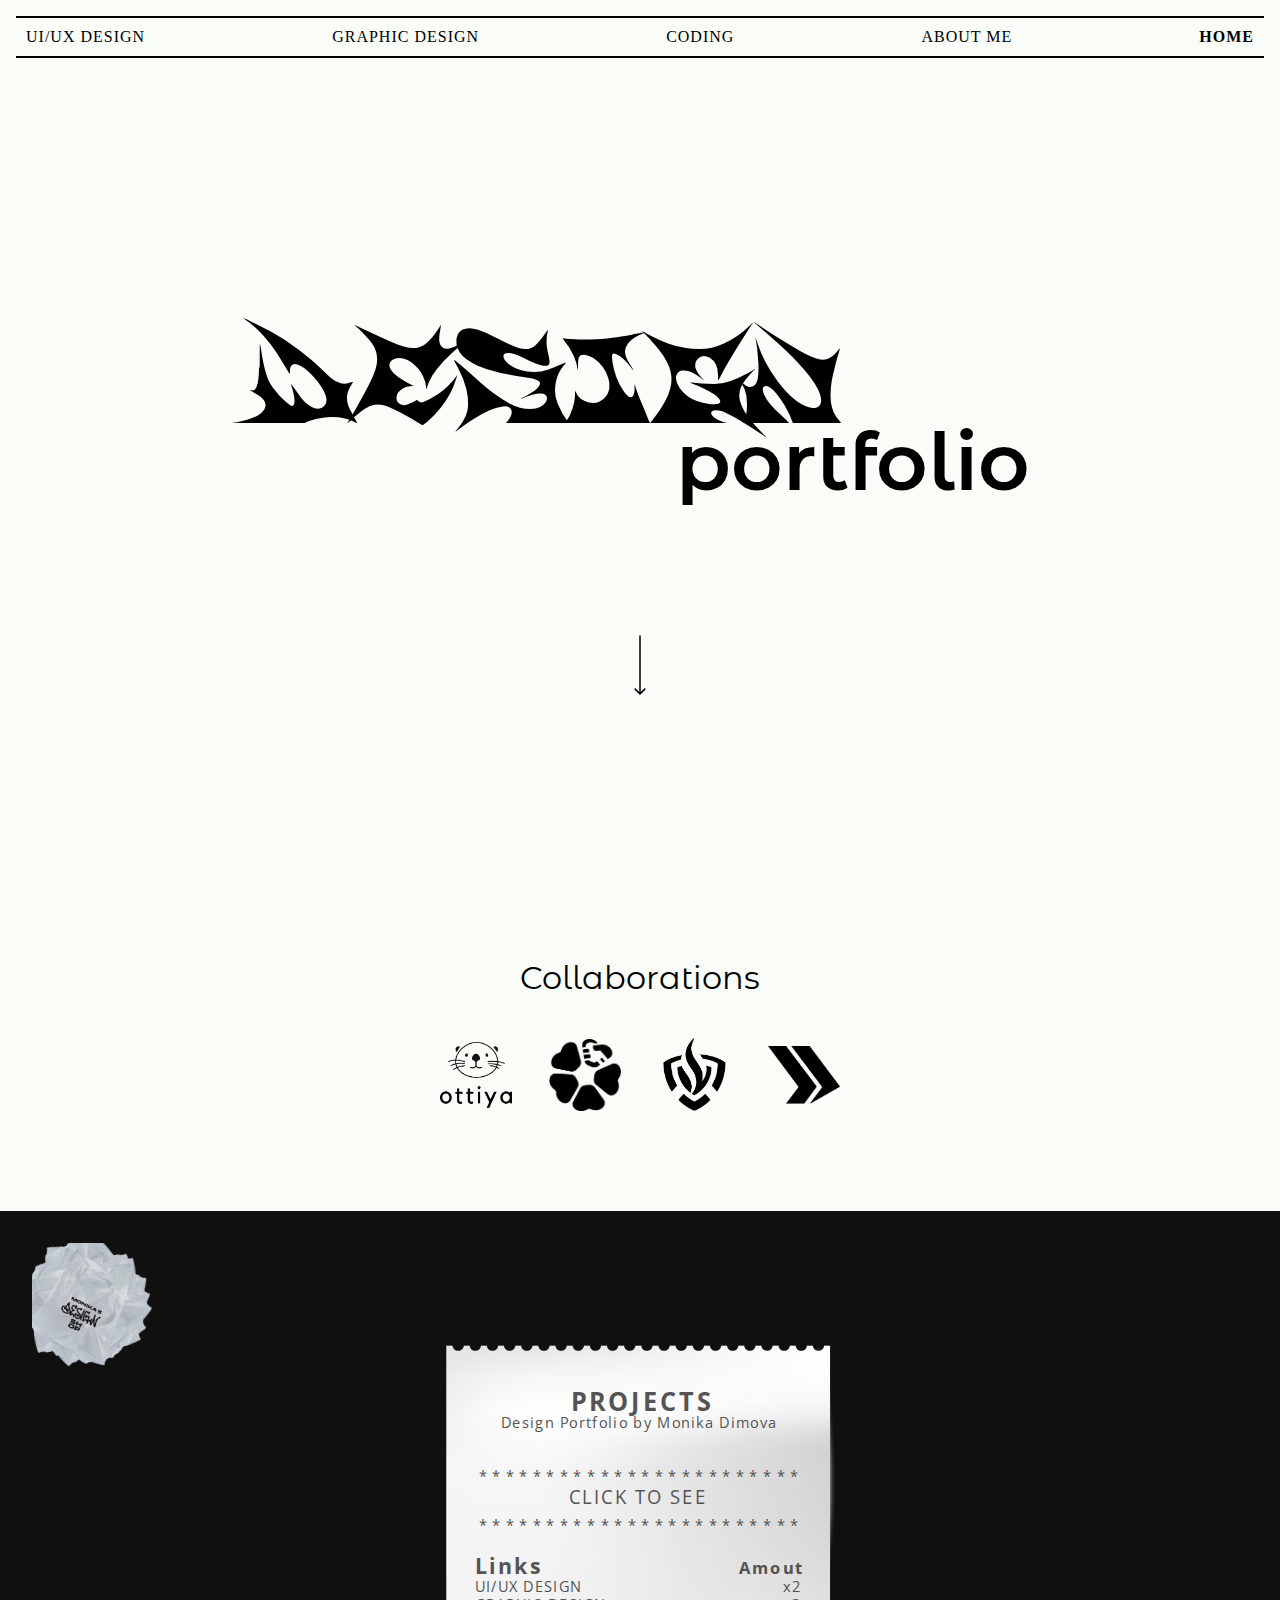
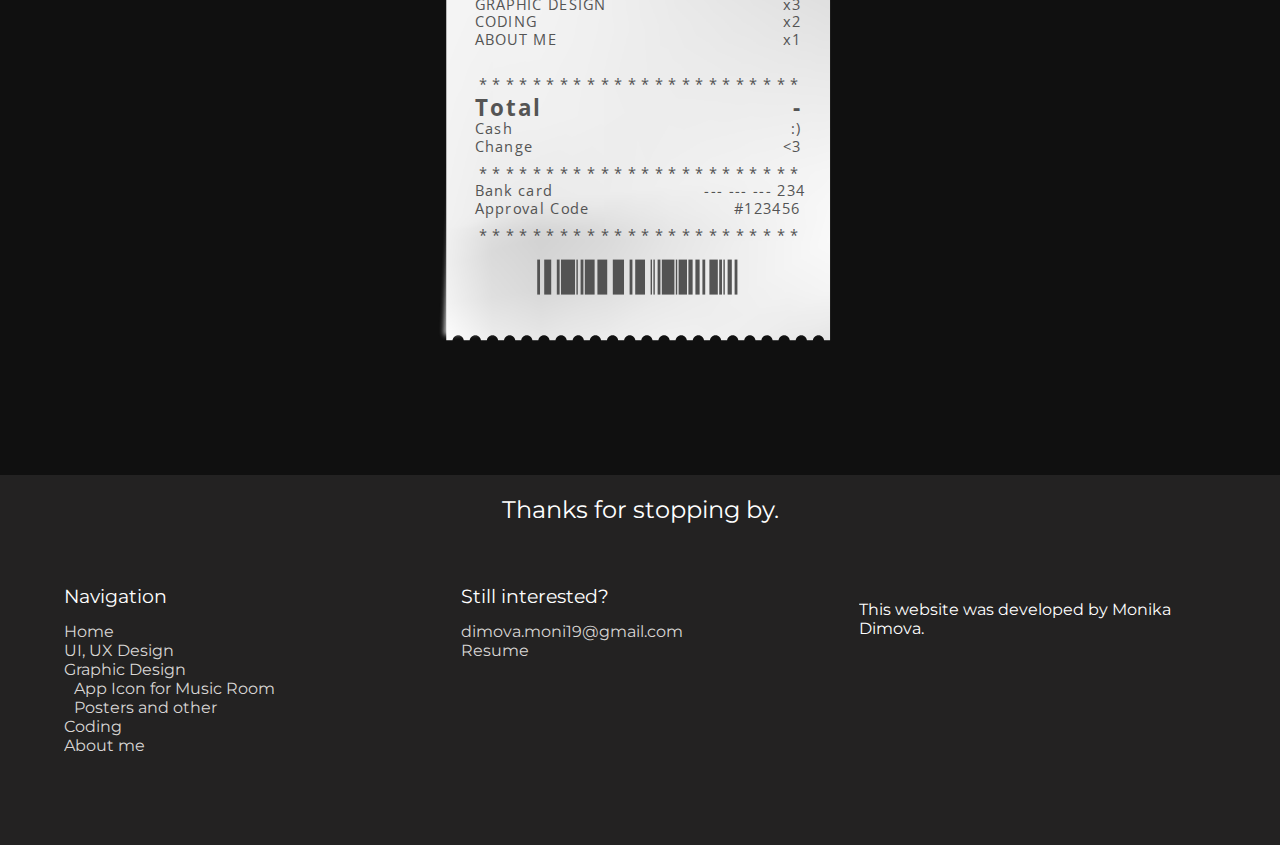
<file: index.html>
<!DOCTYPE html>
<html lang="en">
<head>
    <meta charset="UTF-8">
    <meta name="viewport" content="width=device-width, initial-scale=1.0">
    <title>Design Portfolio Monika Dimova</title>
    <meta property="og:title" content="Design Portfolio Monika Dimova" />
    <link rel="icon" href="/preview.png" type="image/png" />
    
    <link rel="stylesheet" href="index.css">
    <meta property="og:title" content="Design Portfolio">
    <meta property="og:description" content="Website portfolio UI/UX design">
    <meta property="og:image" content="https://yourwebsite.com/images/preview.png">
    <meta property="og:url" content="https://design-mdimova.com">
    <link rel="preconnect" href="https://fonts.googleapis.com">
    <link rel="preconnect" href="https://fonts.gstatic.com" crossorigin>
    <link href="https://fonts.googleapis.com/css2?family=Open+Sans:ital,wght@0,300..800;1,300..800&family=Montserrat+Alternates:ital,wght@0,100..900;1,100..900&family=Montserrat:ital,wght@0,100..900;1,100..900&display=swap" rel="stylesheet">


</head>
<body>
  <div class="nav-container">
    <hr>
    <div class="title">
        <nav class="nav-bar">
            <ul class="nav-list">
              <li><a href="WEBD.html" >UI/UX DESIGN</a></li>
              <li><a href="GRAPHIC.html">GRAPHIC DESIGN</a></li>
              <li><a href="CODING.html">CODING</a></li>
              <li><a href="STORY.html">ABOUT ME</a></li>
              <li><a href="index.html" class="active">HOME</a></li>
            </ul>
          </nav>
          
    </div>
    <hr>
    </div>
    
  <header>
    <div class="header-container">

      <div class="header-text">
      <!-- <span>Good to see you here, welcome to my UI, UX</span> -->
      <h1>DESIGN</h1>
      <p>portfolio</p>
    </div>
    
    <div class="arrow">
      <a href="#hero-section">
      <svg xmlns="http://www.w3.org/2000/svg" width="12" height="70" viewBox="0 0 16 79" fill="none">
    
        <path d="M7.2929 78.7071C7.68342 79.0976 8.31659 79.0976 8.70711 78.7071L15.0711 72.3431C15.4616 71.9526 15.4616 71.3195 15.0711 70.9289C14.6805 70.5384 14.0474 70.5384 13.6569 70.9289L8 76.5858L2.34315 70.9289C1.95262 70.5384 1.31946 70.5384 0.928935 70.9289C0.538411 71.3195 0.538411 71.9526 0.928935 72.3431L7.2929 78.7071ZM8 0L7 4.37114e-08L7 78L8 78L9 78L9 -4.37114e-08L8 0Z" fill="black"/>
      </svg></a>
    </div>

    </div>
    
  
  </header>

   <div class="collaborations">
      <h1>Collaborations</h1>
      <div class="logos">
        <img src="images/ottiya.png" alt="">
        <img src="images/green.png" alt="">
        <img src="images/fire.png" alt="">
        <img src="images/cargo.png" alt="">
      </div>
    </div>

  <main>
    

    <div class="hero-section" id="hero-section">

    <div id="background-layer"></div>

    <div class="svg-layer">
      <?xml version="1.0" encoding="UTF-8"?>
    <svg class="my-svg" xmlns="http://www.w3.org/2000/svg" xmlns:xlink="http://www.w3.org/1999/     xlink" viewBox="0 0 500 500">
      <defs>
        <clipPath id="clippath">
          <path d="M381.51,37.3c0,2.22-1.8,4.03-4.02,4.03s-4.03-1.8-4.03-4.03h-4.21c0,2.22-1.8,4.03-4.02,4.03s-4.02-1.8-4.02-4.03h-4.2c0,2.22-1.8,4.03-4.02,4.03s-4.03-1.8-4.03-4.03h-4.21c0,2.22-1.8,4.03-4.02,4.03s-4.02-1.8-4.02-4.03h-4.2c0,2.22-1.8,4.03-4.02,4.03s-4.03-1.8-4.03-4.03h-4.2c0,2.22-1.8,4.03-4.03,4.03s-4.02-1.8-4.02-4.03h-4.2c0,2.22-1.8,4.03-4.03,4.03s-4.03-1.8-4.03-4.03h-4.2c0,2.22-1.8,4.03-4.03,4.03s-4.03-1.8-4.03-4.03h-4.2c0,2.22-1.8,4.03-4.03,4.03s-4.03-1.8-4.03-4.03h-4.2c0,2.22-1.8,4.03-4.03,4.03s-4.03-1.8-4.03-4.03h-4.2c0,2.22-1.8,4.03-4.03,4.03s-4.03-1.8-4.03-4.03h-4.2c0,2.22-1.8,4.03-4.02,4.03s-4.03-1.8-4.03-4.03h-4.2c0,2.22-1.8,4.03-4.02,4.03s-4.03-1.8-4.03-4.03h-4.21c0,2.22-1.8,4.03-4.02,4.03s-4.03-1.8-4.03-4.03h-4.2c0,2.22-1.8,4.03-4.02,4.03s-4.03-1.8-4.03-4.03h-4.21c0,2.22-1.8,4.03-4.02,4.03s-4.03-1.8-4.03-4.03h-4.2c0,2.22-1.8,4.03-4.03,4.03s-4.03-1.8-4.03-4.03h-4.2c0,2.22-1.8,4.03-4.02,4.03s-4.03-1.8-4.03-4.03h-4.2c0,2.22-1.8,4.03-4.03,4.03s-4.03-1.8-4.03-4.03h-4.2c0,2.22-1.8,4.03-4.03,4.03s-4.03-1.8-4.03-4.03h-4.2c0,2.22-1.8,4.03-4.03,4.03s-4.03-1.8-4.03-4.03h-4.2c0,2.22-1.8,4.03-4.03,4.03s-4.03-1.8-4.03-4.03h-4.47v425.41h4.47c0-2.22,1.8-4.03,4.03-4.03s4.03,1.8,4.03,4.03h4.2c0-2.22,1.8-4.03,4.03-4.03s4.03,1.8,4.03,4.03h4.2c0-2.22,1.8-4.03,4.03-4.03s4.03,1.8,4.03,4.03h4.2c0-2.22,1.8-4.03,4.03-4.03s4.03,1.8,4.03,4.03h4.2c0-2.22,1.8-4.03,4.03-4.03s4.02,1.8,4.02,4.03h4.2c0-2.22,1.8-4.03,4.03-4.03s4.03,1.8,4.03,4.03h4.2c0-2.22,1.8-4.03,4.03-4.03s4.02,1.8,4.02,4.03h4.21c0-2.22,1.8-4.03,4.03-4.03s4.02,1.8,4.02,4.03h4.2c0-2.22,1.8-4.03,4.03-4.03s4.02,1.8,4.02,4.03h4.21c0-2.22,1.8-4.03,4.03-4.03s4.02,1.8,4.02,4.03h4.2c0-2.22,1.8-4.03,4.03-4.03s4.02,1.8,4.02,4.03h4.2c0-2.22,1.8-4.03,4.03-4.03s4.03,1.8,4.03,4.03h4.2c0-2.22,1.8-4.03,4.03-4.03s4.03,1.8,4.03,4.03h4.2c0-2.22,1.8-4.03,4.03-4.03s4.03,1.8,4.03,4.03h4.2c0-2.22,1.8-4.03,4.03-4.03s4.03,1.8,4.03,4.03h4.2c0-2.22,1.8-4.03,4.03-4.03s4.03,1.8,4.03,4.03h4.2c0-2.22,1.8-4.03,4.02-4.03s4.03,1.8,4.03,4.03h4.2c0-2.22,1.8-4.03,4.03-4.03s4.02,1.8,4.02,4.03h4.2c0-2.22,1.8-4.03,4.02-4.03s4.02,1.8,4.02,4.03h4.21c0-2.22,1.8-4.03,4.03-4.03s4.02,1.8,4.02,4.03h4.2c0-2.22,1.8-4.03,4.02-4.03s4.02,1.8,4.02,4.03h4.21c0-2.22,1.8-4.03,4.03-4.03s4.02,1.8,4.02,4.03h4.47V37.3h-4.47Z" fill="none"/>
        </clipPath>
      </defs>
      <g isolation="isolate">
        <g id="Objects">
          <g>
            <g mix-blend-mode="multiply">
              <image width="1450" height="2039" transform="translate(74 5.76) scale(.24)" xlink:href="[data-uri]"/>
            </g>
            <g clip-path="url(#clippath)">
              <image width="1150" height="1773" transform="translate(110 37.2) scale(.24)" xlink:href="[data-uri]"/>
            </g>
            <g mix-blend-mode="multiply" opacity=".95">
              <text></text>
              <text transform="translate(134.78 134.18) scale(.97 1)" fill="#4c4c4c"><tspan x="0" y="0" font-family="OpenSans, &apos;Open Sans&apos;" font-size="10.42" letter-spacing=".4em">************************</tspan><tspan x="66.3" y="16.67" font-family="OpenSans, &apos;Open Sans&apos;" font-size="13.89" letter-spacing=".1em">CLICK TO SEE</tspan><tspan x="0" y="35.19" font-family="OpenSans, &apos;Open Sans&apos;" font-size="10.42" letter-spacing=".4em">************************</tspan><tspan x="-3" y="66.45" font-family="OpenSans-Bold, &apos;Open Sans&apos;" font-size="16" font-weight="700" letter-spacing=".1em">Links</tspan><tspan x="47.31" y="66.45" font-family="OpenSans-Bold, &apos;Open Sans&apos;" font-size="10.42" font-weight="700" letter-spacing="2.91em">	</tspan><tspan x="80.35" y="66.45" font-family="OpenSans-Bold, &apos;Open Sans&apos;" font-size="10.42" font-weight="700" letter-spacing="10.4em">	</tspan><tspan x="191.43" y="66.45" font-family="OpenSans-Bold, &apos;Open Sans&apos;" font-size="12" font-weight="700" letter-spacing=".1em">Amout</tspan>
            <a xlink:href="WEBD.html" target="_blank" class="active">
                <tspan x="-3" y="79.18" font-family="Open   Sans, &apos;Open Sans&apos;" font-size="10.42" letter-spacing=".1em">UI/UX DESIGN</tspan>
            </a>
                <tspan x="69.76" y="79.18" font-family="OpenSans, &apos;Open Sans&apos;" font-size="10.42" letter-spacing="14.58em">	</tspan><tspan x="224.36" y="79.18" font-family="OpenSans, &apos;Open Sans&apos;" font-size="10.42" letter-spacing=".1em">x2</tspan>
                <a xlink:href="GRAPHIC.html" target="_blank" class="active">
                <tspan x="-3" y="91.92" font-family="OpenSans, &apos;Open Sans&apos;" font-size="10.42" letter-spacing=".1em">GRAPHIC DESIGN</tspan>
                </a>
                <tspan x="95.8" y="91.92" font-family="OpenSans, &apos;Open Sans&apos;" font-size="10.42" letter-spacing="12.08em">	</tspan><tspan x="224.36" y="91.92" font-family="OpenSans, &apos;Open Sans&apos;" font-size="10.42" letter-spacing=".1em">x3</tspan>
                <a xlink:href="CODING.html" target="_blank" class="active">
                <tspan x="-3" y="104.65" font-family="OpenSans, &apos;Open Sans&apos;" font-size="10.42" letter-spacing=".1em">CODING</tspan>
                </a>   
                <tspan x="43.88" y="104.65" font-family="OpenSans, &apos;Open Sans&apos;" font-size="10.42" letter-spacing="17.06em">	</tspan><tspan x="224.36" y="104.65" font-family="OpenSans, &apos;Open Sans&apos;" font-size="10.42" letter-spacing=".1em">x2</tspan>
                <a xlink:href="STORY.html" target="_blank" class="active">
                <tspan x="-3" y="117.38" font-family="OpenSans, &apos;Open Sans&apos;" font-size="10.42" letter-spacing=".1em">ABOUT ME</tspan>
                </a>
                <tspan x="55.15" y="117.38" font-family="OpenSans, &apos;Open Sans&apos;" font-size="10.42" letter-spacing="15.98em">	</tspan><tspan x="224.36" y="117.38" font-family="OpenSans, &apos;Open Sans&apos;" font-size="10.42" letter-spacing=".1em">x1</tspan><tspan x="-3" y="130.12" font-family="OpenSans, &apos;Open Sans&apos;" font-size="10.42" letter-spacing="22.76em">	</tspan><tspan x="0" y="148.64" font-family="OpenSans, &apos;Open Sans&apos;" font-size="10.42" letter-spacing=".4em">************************</tspan><tspan x="-3" y="168.32" font-family="OpenSans-Bold, &apos;Open Sans&apos;" font-size="16.21" font-weight="700" letter-spacing=".1em">Total</tspan><tspan x="46.29" y="168.32" font-family="OpenSans-Bold, &apos;Open Sans&apos;" font-size="16.21" font-weight="700" letter-spacing="11.17em">	</tspan><tspan x="231.61" y="168.32" font-family="OpenSans-Bold, &apos;Open Sans&apos;" font-size="16.21" font-weight="700" letter-spacing=".1em">-</tspan><tspan x="-3" y="181.05" font-family="OpenSans, &apos;Open Sans&apos;" font-size="10.42" letter-spacing=".1em">Cash</tspan><tspan x="24.9" y="181.05" font-family="OpenSans, &apos;Open Sans&apos;" font-size="10.42" letter-spacing="19.42em">	</tspan><tspan x="229.92" y="181.05" font-family="OpenSans, &apos;Open Sans&apos;" font-size="10.42" letter-spacing=".1em">:)</tspan><tspan x="-3" y="193.79" font-family="OpenSans, &apos;Open Sans&apos;" font-size="10.42" letter-spacing=".1em">Change</tspan><tspan x="39.96" y="193.79" font-family="OpenSans, &apos;Open Sans&apos;" font-size="10.42" letter-spacing="17.39em">	</tspan><tspan x="223.86" y="193.79" font-family="OpenSans, &apos;Open Sans&apos;" font-size="10.42" letter-spacing=".1em">&lt;3</tspan><tspan x="0" y="212.31" font-family="OpenSans, &apos;Open Sans&apos;" font-size="10.42" letter-spacing=".4em">************************</tspan><tspan x="-3" y="225.04" font-family="OpenSans, &apos;Open Sans&apos;" font-size="10.42" letter-spacing=".1em">Bank card</tspan><tspan x="54.88" y="225.04" font-family="OpenSans, &apos;Open Sans&apos;" font-size="10.42" letter-spacing="10.41em">	</tspan><tspan x="166.07" y="225.04" font-family="OpenSans, &apos;Open Sans&apos;" font-size="10.42" letter-spacing=".1em">--- --- --- 234</tspan><tspan x="-3" y="237.78" font-family="OpenSans, &apos;Open Sans&apos;" font-size="10.42" letter-spacing=".1em">Approval Code</tspan><tspan x="81.9" y="237.78" font-family="OpenSans, &apos;Open Sans&apos;" font-size="10.42" letter-spacing="9.93em">	</tspan><tspan x="188.1" y="237.78" font-family="OpenSans, &apos;Open Sans&apos;" font-size="10.42" letter-spacing=".1em">#123456</tspan><tspan x="0" y="256.3" font-family="OpenSans, &apos;Open Sans&apos;" font-size="10.42" letter-spacing=".4em">************************</tspan></text>
              <g>
                <rect x="262.58" y="404.7" width="2" height="25" fill="#4c4c4c"/>
                <rect x="265.58" y="404.7" width="9" height="25" fill="#4c4c4c"/>
                <rect x="277.58" y="404.7" width="6" height="25" fill="#4c4c4c"/>
                <rect x="275.58" y="404.7" width="1" height="25" fill="#4c4c4c"/>
                <rect x="257.58" y="404.7" width="1" height="25" fill="#4c4c4c"/>
                <rect x="259.58" y="404.7" width="1" height="25" fill="#4c4c4c"/>
                <rect x="284.58" y="404.7" width="3" height="25" fill="#4c4c4c"/>
                <rect x="309.58" y="404.7" width="1" height="25" fill="#4c4c4c"/>
                <rect x="312.58" y="404.7" width="3" height="25" fill="#4c4c4c"/>
                <rect x="306.58" y="404.7" width="2" height="25" fill="#4c4c4c"/>
                <rect x="289.58" y="404.7" width="3" height="25" fill="#4c4c4c"/>
                <rect x="294.58" y="404.7" width="2" height="25" fill="#4c4c4c"/>
                <rect x="299.58" y="404.7" width="6" height="25" fill="#4c4c4c"/>
                <rect x="193.58" y="404.7" width="10" height="25" fill="#4c4c4c"/>
                <rect x="204.58" y="404.7" width="1" height="25" fill="#4c4c4c"/>
                <rect x="190.58" y="404.7" width="2" height="25" fill="#4c4c4c"/>
                <rect x="207.58" y="404.7" width="2" height="25" fill="#4c4c4c"/>
                <rect x="176.58" y="404.7" width="2" height="25" fill="#4c4c4c"/>
                <rect x="317.58" y="404.7" width="2" height="25" fill="#4c4c4c"/>
                <rect x="181.58" y="404.7" width="5" height="25" fill="#4c4c4c"/>
                <rect x="219.58" y="404.7" width="7" height="25" fill="#4c4c4c"/>
                <rect x="230.58" y="404.7" width="8" height="25" fill="#4c4c4c"/>
                <rect x="210.58" y="404.7" width="7" height="25" fill="#4c4c4c"/>
                <rect x="242.58" y="404.7" width="2" height="25" fill="#4c4c4c"/>
                <rect x="246.58" y="404.7" width="7" height="25" fill="#4c4c4c"/>
              </g>
              <text transform="translate(189.53 84.05) scale(.97 1)" fill="#4c4c4c"><tspan font-family="OpenSans-Bold, &apos;Open Sans&apos;" font-size="18.52" font-weight="700" letter-spacing=".1em"><tspan x="11.25" y="0">PROJECTS</tspan></tspan><tspan font-family="OpenSans, &apos;Open Sans&apos;" font-size="10.42" letter-spacing=".1em"><tspan x="-40" y="12.5">Design Portfolio by Monika Dimova</tspan></tspan></text>
            </g>
          </g>
        </g>
      </g>
    </svg>

    </div>
    </div>
    
  </main>
  <footer>
    <h3>Thanks for stopping by.</h3>
    <div class="footer-grid">
        <div class="footer-column">
          <h4>Navigation</h3>
          <ul>
            <li><a href="index.html">Home</a></li>
            <li><a href="WEBD.html">UI, UX Design</a></li>
            <li><a href="GRAPHIC.html">Graphic Design</a></li>
            <ul class="sub-menu">
              <li><a href="AppIcon.html">App Icon for Music Room</a></li>
              <li><a href="GRAPHIC.html">Posters and other</a></li>
          </ul>
            <li><a href="CODING.html">Coding</a></li>
             <!--- <ul class="sub-menu">
                  <li><a href="CODING.html">Star tiles</a></li>
                  <li><a href="Vacancies.html">Recruitment platform</a></li>
              </ul> -->
            <li><a href="STORY.html">About me</a></li>
          </ul>
        </div>
    
        <div class="footer-column">
          <h4>Still interested?</h3>
          <a href="">dimova.moni19@gmail.com</a>
          <a href="Resume.pdf">Resume</a>
        </div>
    
        <div class="footer-column">
          <p>This website was developed by Monika Dimova.</p>
        </div>
    
        
      </div>

  </footer>

   <script src="index.js"></script>
</body>
</html>
</file>
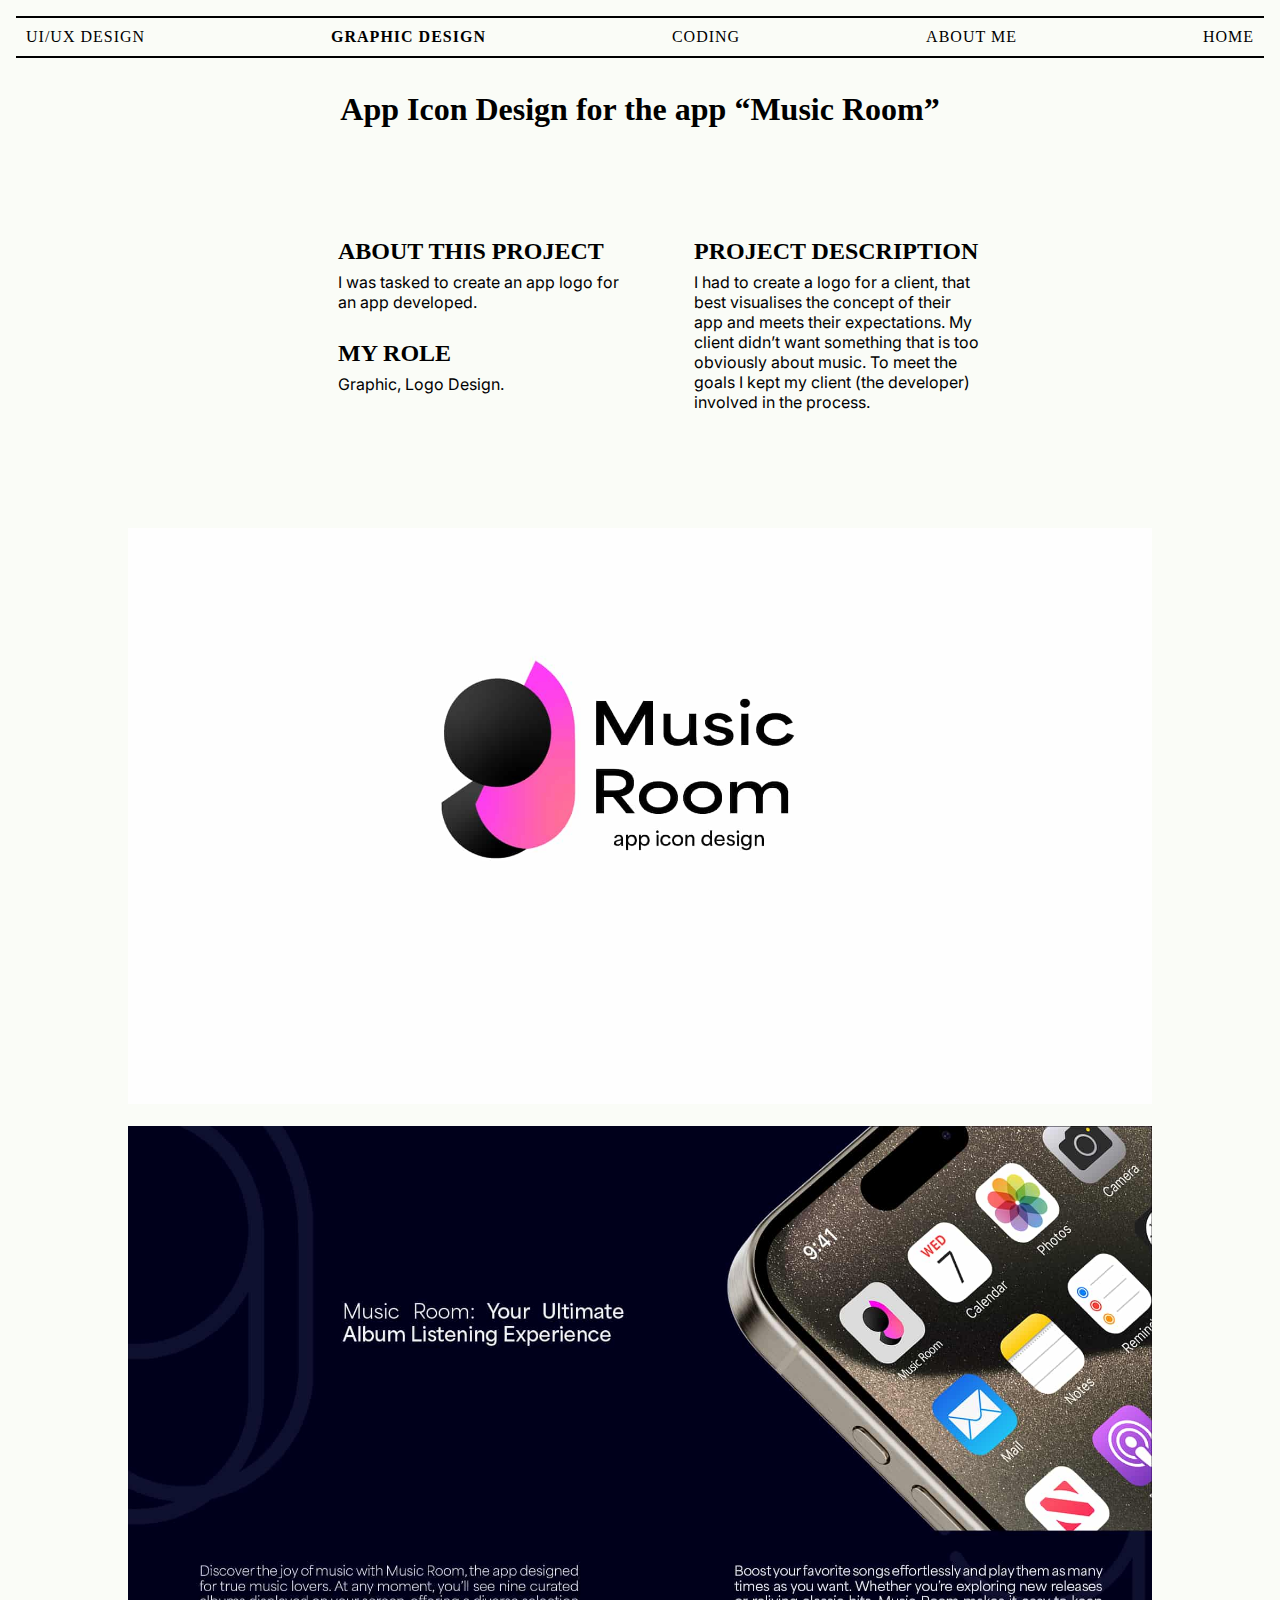
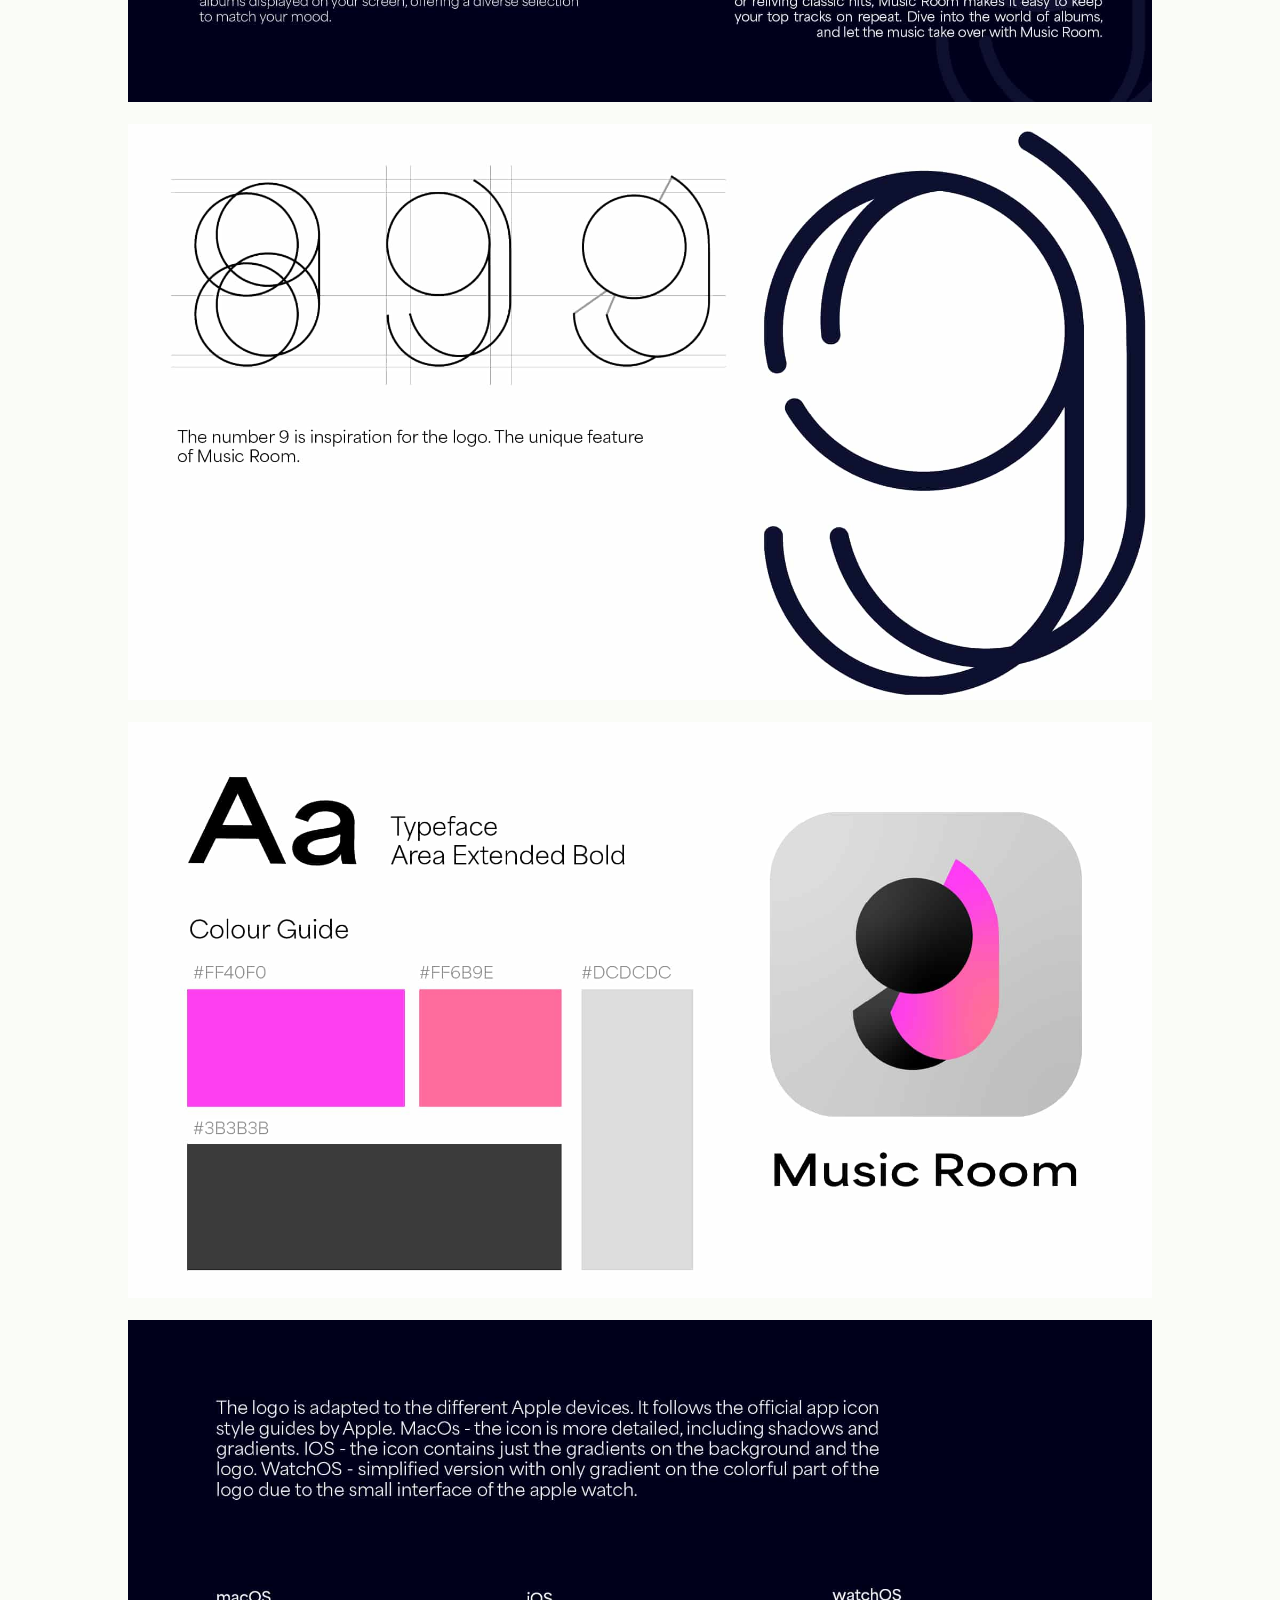
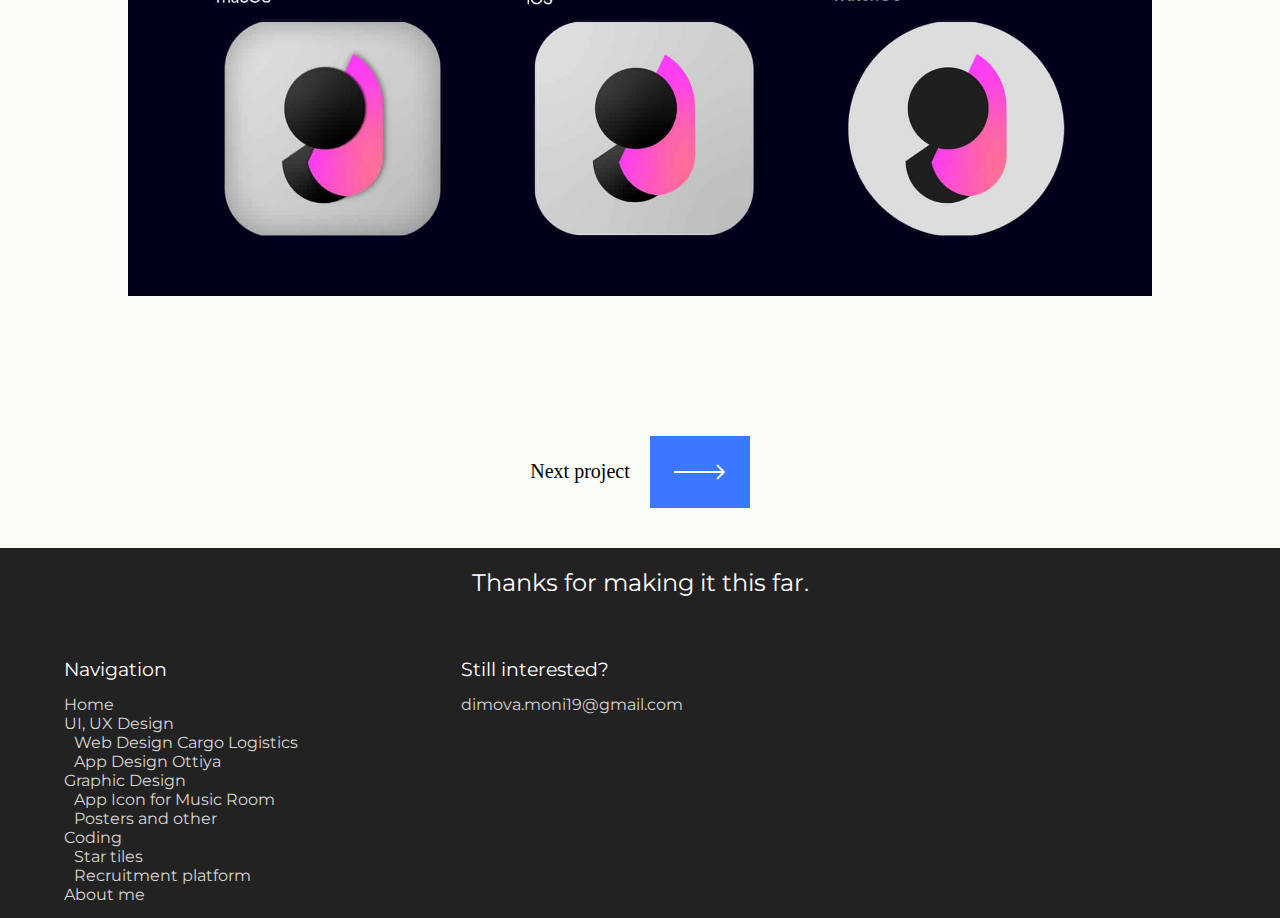
<file: AppIcon.html>
<!DOCTYPE html>
<html lang="en">
<head>
    <meta charset="UTF-8">
    <meta name="viewport" content="width=device-width, initial-scale=1.0">
    <title>App Icon Design</title>
    <link rel="stylesheet" href="appicon.css">
    <link rel="preconnect" href="https://fonts.googleapis.com">
    <link rel="preconnect" href="https://fonts.gstatic.com" crossorigin>
    <link href="https://fonts.googleapis.com/css2?family=Montserrat+Alternates:ital,wght@0,100;0,200;0,300;0,400;0,500;0,600;0,700;0,800;0,900;1,100;1,200;1,300;1,400;1,500;1,600;1,700;1,800;1,900&family=Montserrat:ital,wght@0,100..900;1,100..900&display=swap" rel="stylesheet">
    <link href="https://fonts.googleapis.com/css2?family=Montserrat:ital,wght@0,100..900;1,100..900&display=swap" rel="stylesheet">
    <link href="https://fonts.googleapis.com/css2?family=Inter:ital,opsz,wght@0,14..32,100..900;1,14..32,100..900&display=swap" rel="stylesheet">
</head>
<body>
    <div class="nav-container">
        <hr>
        <div class="title">
            <nav class="nav-bar">
                <ul class="nav-list">
                  <li><a href="WEBD.html" >UI/UX DESIGN</a></li>
                  <li><a href="#" class="active">GRAPHIC DESIGN</a></li>
                  <li><a href="CODING.html">CODING</a></li>
                  <li><a href="STORY.html">ABOUT ME</a></li>
                  <li><a href="index.html">HOME</a></li>
                </ul>
              </nav>
              
        </div>
        <hr>
        </div>
        <main>
            <h1>App Icon Design for the app “Music Room”</h1>
            <div class="step">
                <div class="step-text">
                    <h2>ABOUT THIS PROJECT</h2>
                    <p>I was tasked to create an app logo for an app developed.</p>
                    <h2>MY ROLE</h2>
                    <p>Graphic, Logo Design.</p>
                </div>
                <div class="step-text">
                    <h2>PROJECT DESCRIPTION</h2>
                    <p>I had to create a logo for a client, that best visualises the concept of their app and meets their expectations. My client didn’t want something that is too obviously about music. To meet the goals I kept my client (the developer) involved in the process.</p>
                </div>
            </div>
            <div class="images">
                <img src="images/music room guideline.jpg" alt="">
                <img src="images/music room guideline2.jpg" alt="">
                <img src="images/music room guideline3.jpg" alt="">
                <img src="images/music room guideline4.jpg" alt="">
                <img src="images/music room guideline5.jpg" alt="">
              <!---  <img src="images/music room guideline6.png" alt=""> -->
            </div>
            
        </main>
        <div class="next-project">
            <a>Next project</a>
            <a href="WEBD.html" id="next-project-button">
                <svg xmlns="http://www.w3.org/2000/svg" width="51" height="16" viewBox="0 0 51 16" fill="none">
                    <path d="M50.7071 8.70711C51.0976 8.31658 51.0976 7.68342 50.7071 7.29289L44.3431 0.928932C43.9526 0.538408 43.3195 0.538408 42.9289 0.928932C42.5384 1.31946 42.5384 1.95262 42.9289 2.34315L48.5858 8L42.9289 13.6569C42.5384 14.0474 42.5384 14.6805 42.9289 15.0711C43.3195 15.4616 43.9526 15.4616 44.3431 15.0711L50.7071 8.70711ZM0 8V9H50V8V7H0V8Z" fill="white"/>
                  </svg>
            </a>
        </div>
    
        <footer>
            <h3>Thanks for making it this far.</h3>
            <div class="footer-grid">
                <div class="footer-column">
                  <h4>Navigation</h3>
                  <ul>
                    <li><a href="index.html">Home</a></li>
                    <li><a href="WEBD.html">UI, UX Design</a></li>
                    <ul class="sub-menu">
                        <li><a href="WEBD.html  ">Web Design Cargo Logistics</a></li>
                        <li><a href="Ottiya.html">App Design Ottiya</a></li>
                    </ul>
                    <li><a href="GRAPHIC.html">Graphic Design</a></li>
                    <ul class="sub-menu">
                        <li><a href="AppIcon.html">App Icon for Music Room</a></li>
                        <li><a href="GRAPHIC.html">Posters and other</a></li>
                    </ul>
                    <li><a href="CODING.html">Coding</a></li>
                    <ul class="sub-menu">
                        <li><a href="CODING.html">Star tiles</a></li>
                        <li><a href="Vacancies.html">Recruitment platform</a></li>
                    </ul>
                    <li><a href="STORY.html">About me</a></li>
                  </ul>
                </div>
            
                <div class="footer-column">
                  <h4>Still interested?</h3>
                  <a href="">dimova.moni19@gmail.com</a>
                </div>
            
                <div class="footer-column">
                  
                </div>
            
                
              </div>
    
        </footer>
</body>
</html>
</file>
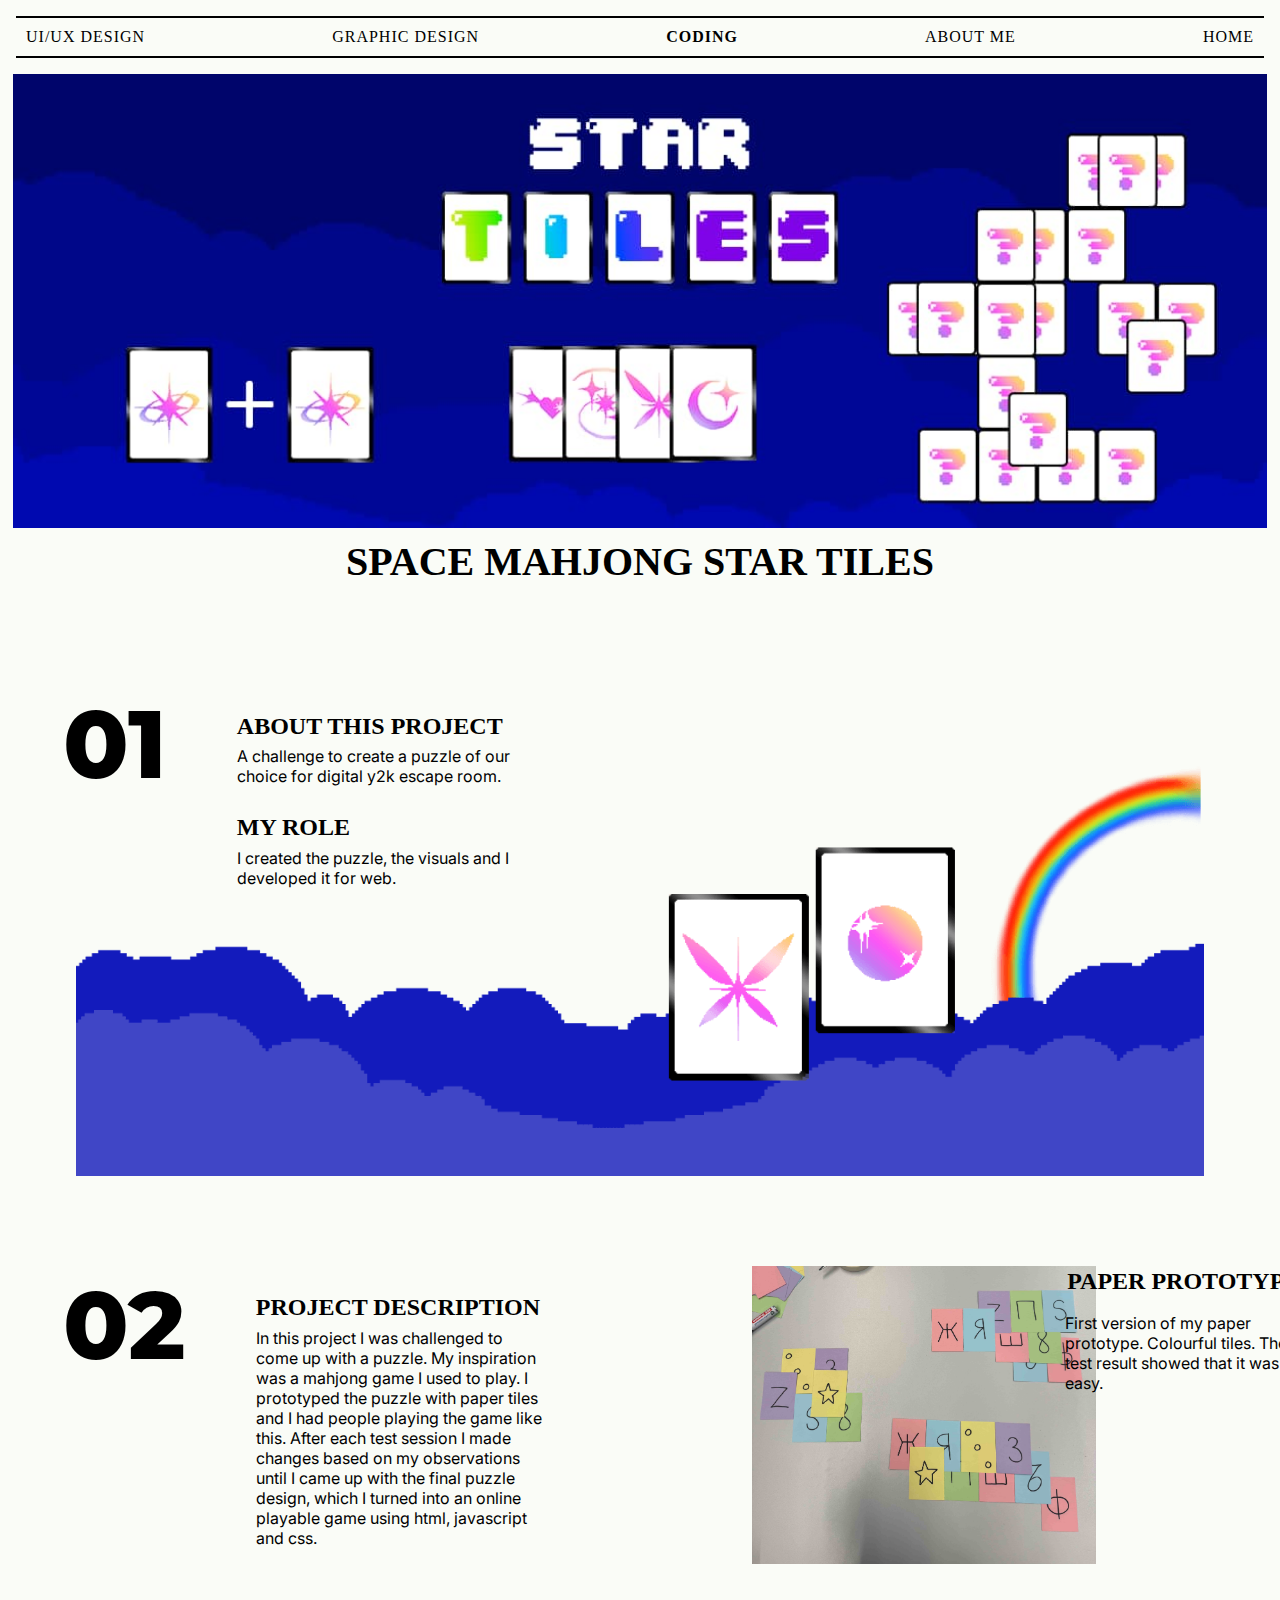
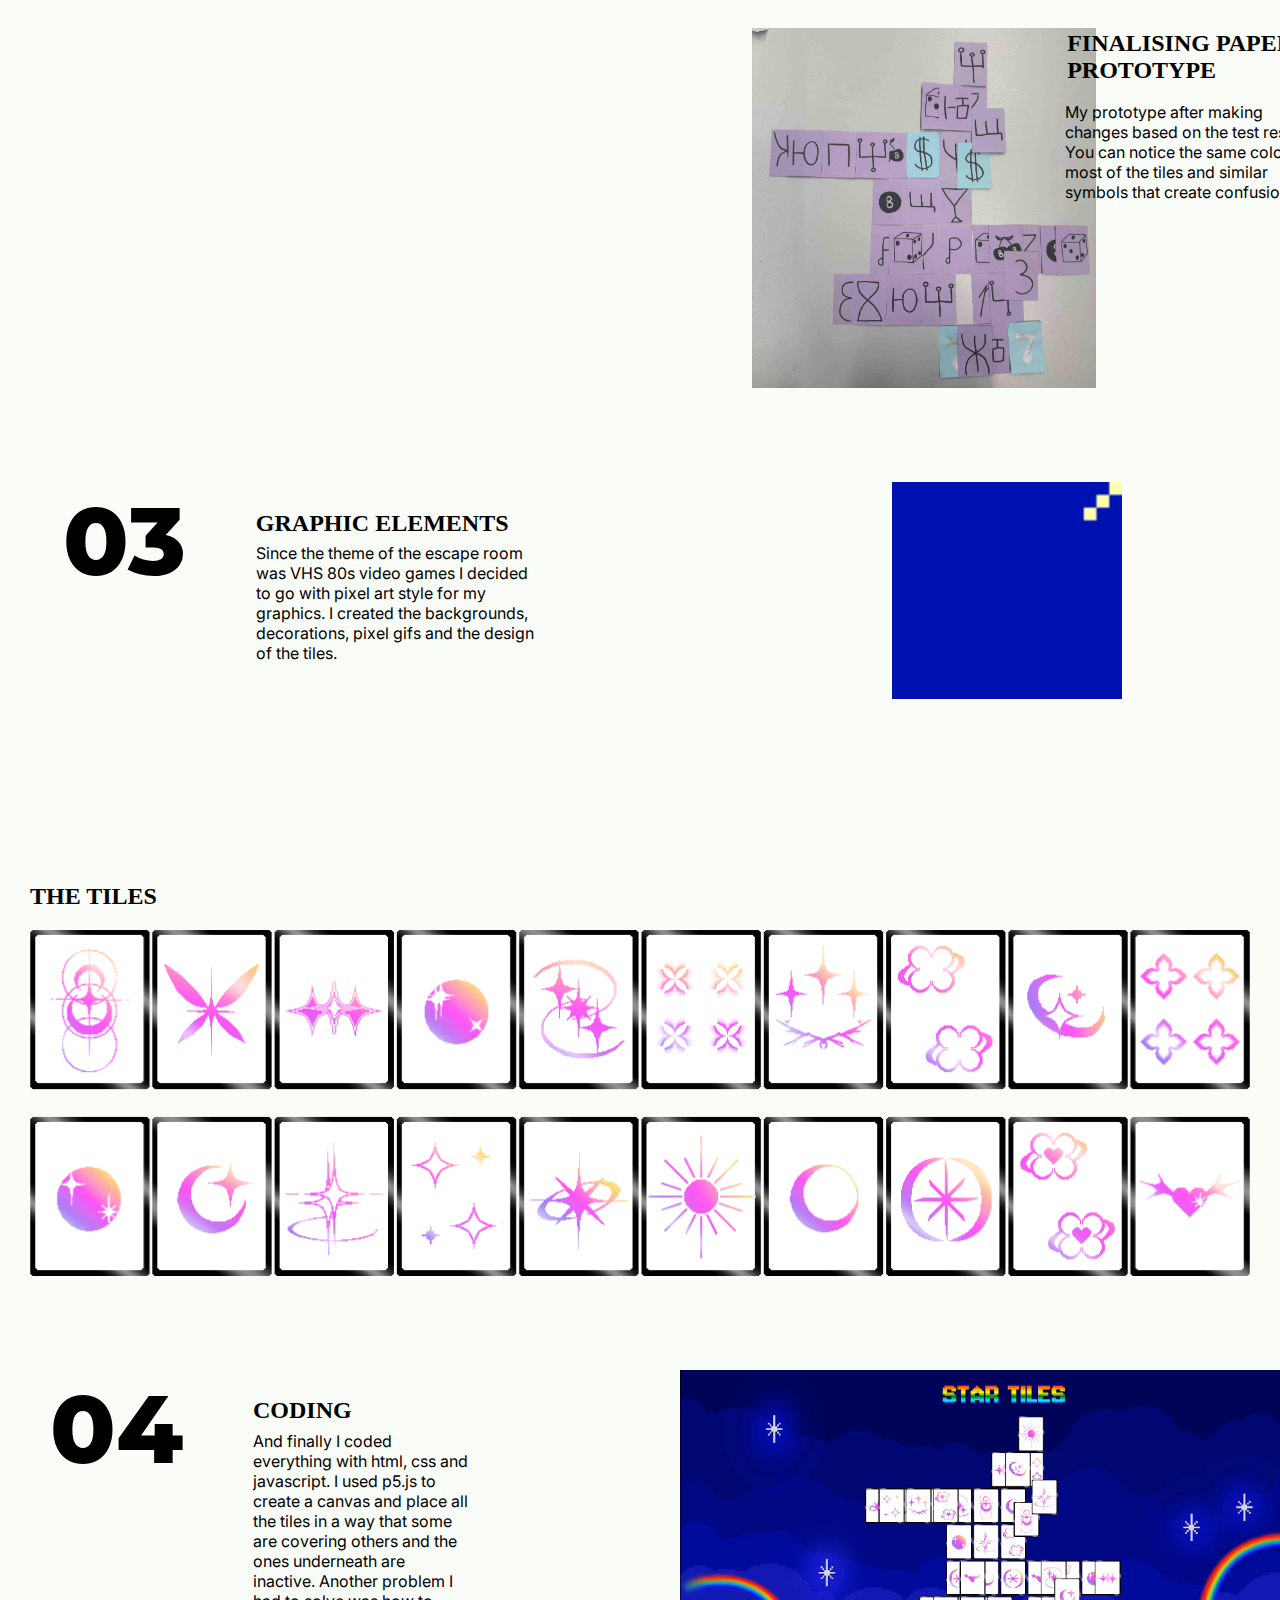
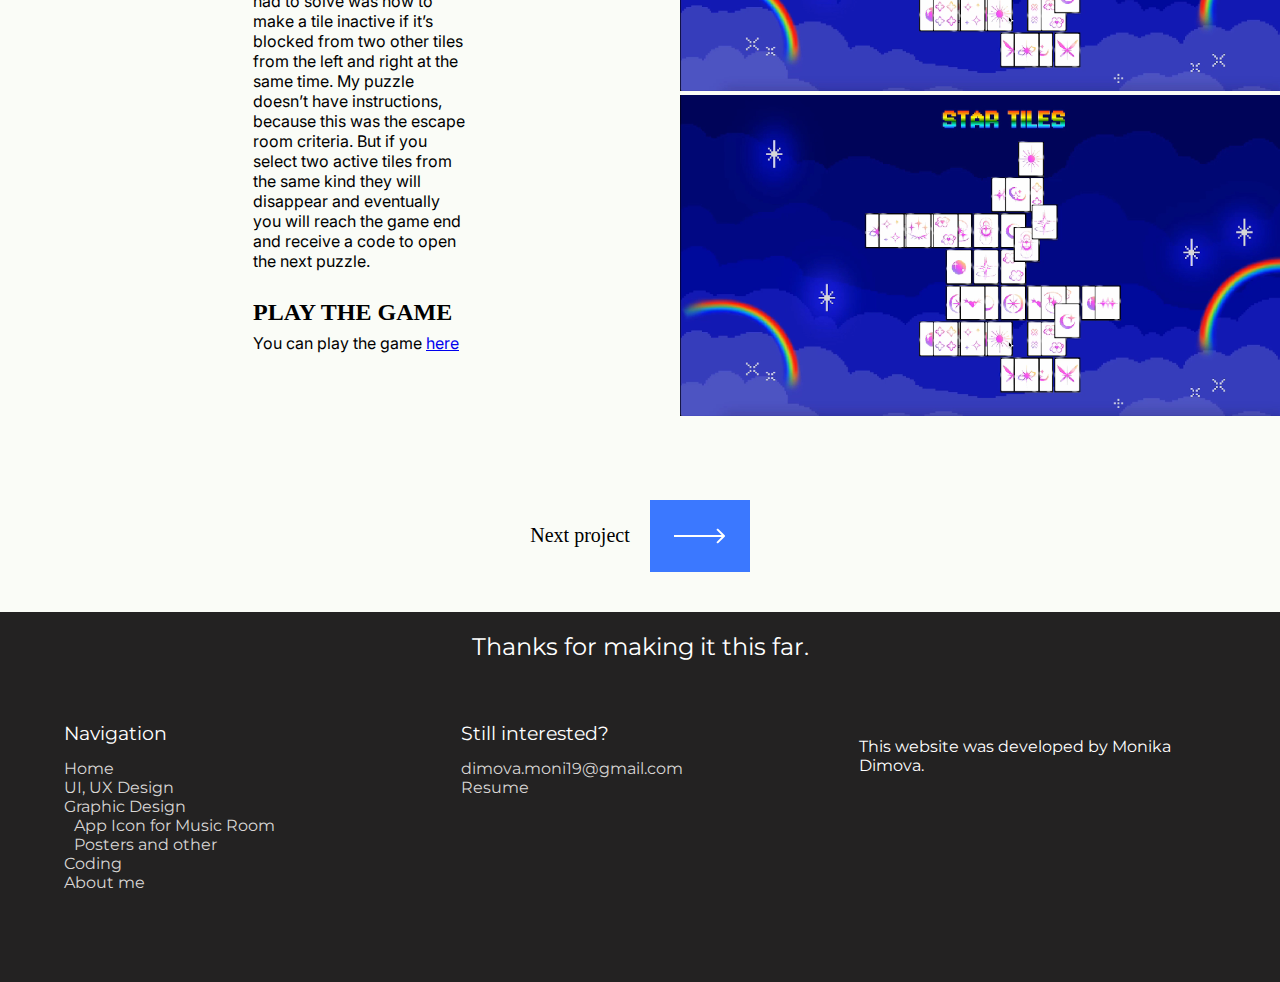
<file: CODING.html>
<!DOCTYPE html>
<html lang="en">
<head>
    <meta charset="UTF-8">
    <meta name="viewport" content="width=cod, initial-scale=1.0">
    <title>Coding</title>
    <link rel="stylesheet" href="coding.css">
    <link rel="preconnect" href="https://fonts.googleapis.com">
    <link rel="preconnect" href="https://fonts.gstatic.com" crossorigin>
    <link href="https://fonts.googleapis.com/css2?family=Montserrat+Alternates:ital,wght@0,100;0,200;0,300;0,400;0,500;0,600;0,700;0,800;0,900;1,100;1,200;1,300;1,400;1,500;1,600;1,700;1,800;1,900&family=Montserrat:ital,wght@0,100..900;1,100..900&display=swap" rel="stylesheet">
    <link href="https://fonts.googleapis.com/css2?family=Montserrat:ital,wght@0,100..900;1,100..900&display=swap" rel="stylesheet">
    <link href="https://fonts.googleapis.com/css2?family=Inter:ital,opsz,wght@0,14..32,100..900;1,14..32,100..900&display=swap" rel="stylesheet">
</head>
<body>
    <div class="nav-container">
        <hr>
        <div class="title">
            <nav class="nav-bar">
                <ul class="nav-list">
                  <li><a href="WEBD.html" >UI/UX DESIGN</a></li>
                  <li><a href="GRAPHIC.html">GRAPHIC DESIGN</a></li>
                  <li><a href="#" class="active">CODING</a></li>
                  <li><a href="STORY.html">ABOUT ME</a></li>
                  <li><a href="index.html">HOME</a></li>
                </ul>
              </nav>
              
        </div>
        <hr>
        </div>

    <main>
        <div class="project-content">
            <img src="images/startilesteaser.jpg" alt="">
            <h1>SPACE MAHJONG STAR TILES</h1>
            <div class="step">
                <h1>01</h1>
                <div class="step-text">
                    <h2>ABOUT THIS PROJECT</h2>
                    <p>A challenge to create a puzzle of our choice for digital y2k escape room.</p>
                    <h2>MY ROLE</h2>
                    <p>I created the puzzle, the visuals and I developed it for web.</p>
                </div>
            </div>
           <img src="images/tiles step1.png" alt="" class="img01">

           <div class="step">
            <h1>02</h1>
            <div class="step-text">
                <h2>PROJECT DESCRIPTION</h2>
                <p>In this project I was challenged to come up with a puzzle. My inspiration was a mahjong game I used to play. I prototyped the puzzle with paper tiles and I had people playing the game like this. After each test session I made changes based on my observations until I came up with the final puzzle design, which I turned into an online playable game using html, javascript and css.</p>
            </div>

            <div style="display: flex; flex-direction: column; gap: 60px;">
            <div class="research">
                <div class="research-img">
                    <img src="images/paper prototype.jpg" alt="">
                </div>
                <div class="research-text">
                    <h2>PAPER PROTOTYPE</h2>
                    <p>First version of my paper prototype. Colourful tiles. The test result showed that it was too easy.</p>
                </div>
            </div>

            <div class="research">
                <div class="research-img">
                    <img src="images/paper prototype2.jpg" alt="">
                </div>
                <div class="research-text">
                    <h2>FINALISING PAPER PROTOTYPE</h2>
                    <p>My prototype after making changes based on the test results. You can notice the same colour in most of the tiles and similar symbols that create confusion.</p>
                </div>
            </div>
            </div>
            </div>

            <div class="step">
                <h1>03</h1>
                <div class="step-text">
                    <h2>GRAPHIC ELEMENTS</h2>
                    <p>Since the theme of the escape room was VHS 80s video games I decided to go with pixel art style for my graphics. I created the backgrounds, decorations, pixel gifs and the design of the tiles.</p>
                </div>
                <div class="star">
                    <img src="images/star.gif" alt="" >
                </div>
                
            </div>
        </div>
        
        <div class="pictures">
            <h2>THE TILES</h2>
            <div class="tile-pictures">
               <img src="images/tiles.png" alt="">
            </div>
            </div>
        </div>
        <div class="step">
                <h1>04</h1>
                <div class="step-text">
                    <h2>CODING</h2>
                    <p>And finally I coded everything with html, css and javascript. I used p5.js to create a canvas and place all the tiles in a way that some are covering others and the ones underneath are inactive. Another problem I had to solve was how to make a tile inactive if it’s blocked from two other tiles from the left and right at the same time. My puzzle doesn’t have instructions, because this was the escape room criteria. But if you select two active tiles from the same kind they will disappear and eventually you will reach the game end and receive a code to open the next puzzle.</p>
                    <h2>PLAY THE GAME</h2>
                    <p>You can play the game <a href="https://monid19.github.io/startiles.com/" target="_blank">here</a></p>
                </div>
                <div class="star">
                    <video class="video" autoplay loop muted playsinline>
                        <source src="images/startiles.mp4" type="video/mp4">
                        Your browser does not support the video tag.
                      </video>
                      <video class="video" autoplay loop muted playsinline>
                        <source src="images/startiles.mp4" type="video/mp4">
                        Your browser does not support the video tag.
                      </video>
                </div>
                
            </div>
          
    </div>
    </main>
  <div class="next-project">
        <a>Next project</a>
        <a href="WEBD.html" id="next-project-button">
            <svg xmlns="http://www.w3.org/2000/svg" width="51" height="16" viewBox="0 0 51 16" fill="none">
                <path d="M50.7071 8.70711C51.0976 8.31658 51.0976 7.68342 50.7071 7.29289L44.3431 0.928932C43.9526 0.538408 43.3195 0.538408 42.9289 0.928932C42.5384 1.31946 42.5384 1.95262 42.9289 2.34315L48.5858 8L42.9289 13.6569C42.5384 14.0474 42.5384 14.6805 42.9289 15.0711C43.3195 15.4616 43.9526 15.4616 44.3431 15.0711L50.7071 8.70711ZM0 8V9H50V8V7H0V8Z" fill="white"/>
              </svg>
        </a>
    </div> 

    <footer>
            <h3>Thanks for making it this far.</h3>
            <div class="footer-grid">
                <div class="footer-column">
                  <h4>Navigation</h3>
                  <ul>
                    <li><a href="index.html">Home</a></li>
                    <li><a href="WEBD.html">UI, UX Design</a></li>
                    <!-- <ul class="sub-menu"> 
                    <li><a href="WEBD.html  ">Web Design Cargo Logistics</a></li>
                    <li><a href="Ottiya.html">App Design Ottiya</a></li>
                </ul> -->
                    <li><a href="GRAPHIC.html">Graphic Design</a></li>
                    <ul class="sub-menu">
                        <li><a href="AppIcon.html">App Icon for Music Room</a></li>
                        <li><a href="GRAPHIC.html">Posters and other</a></li>
                    </ul>
                    <li><a href="CODING.html">Coding</a></li>
                     <!--- <ul class="sub-menu">
                  <li><a href="CODING.html">Star tiles</a></li>
                  <li><a href="Vacancies.html">Recruitment platform</a></li>
              </ul> -->
                    <li><a href="STORY.html">About me</a></li>
                  </ul>
                </div>
            
                <div class="footer-column">
                  <h4>Still interested?</h3>
                  <a href="">dimova.moni19@gmail.com</a>
                  <a href="Resume.pdf">Resume</a>
                </div>
            
                <div class="footer-column">
                    <p>This website was developed by Monika Dimova.</p>
                </div>
            
                
              </div>
    
        </footer>
</body>
</html>
</file>
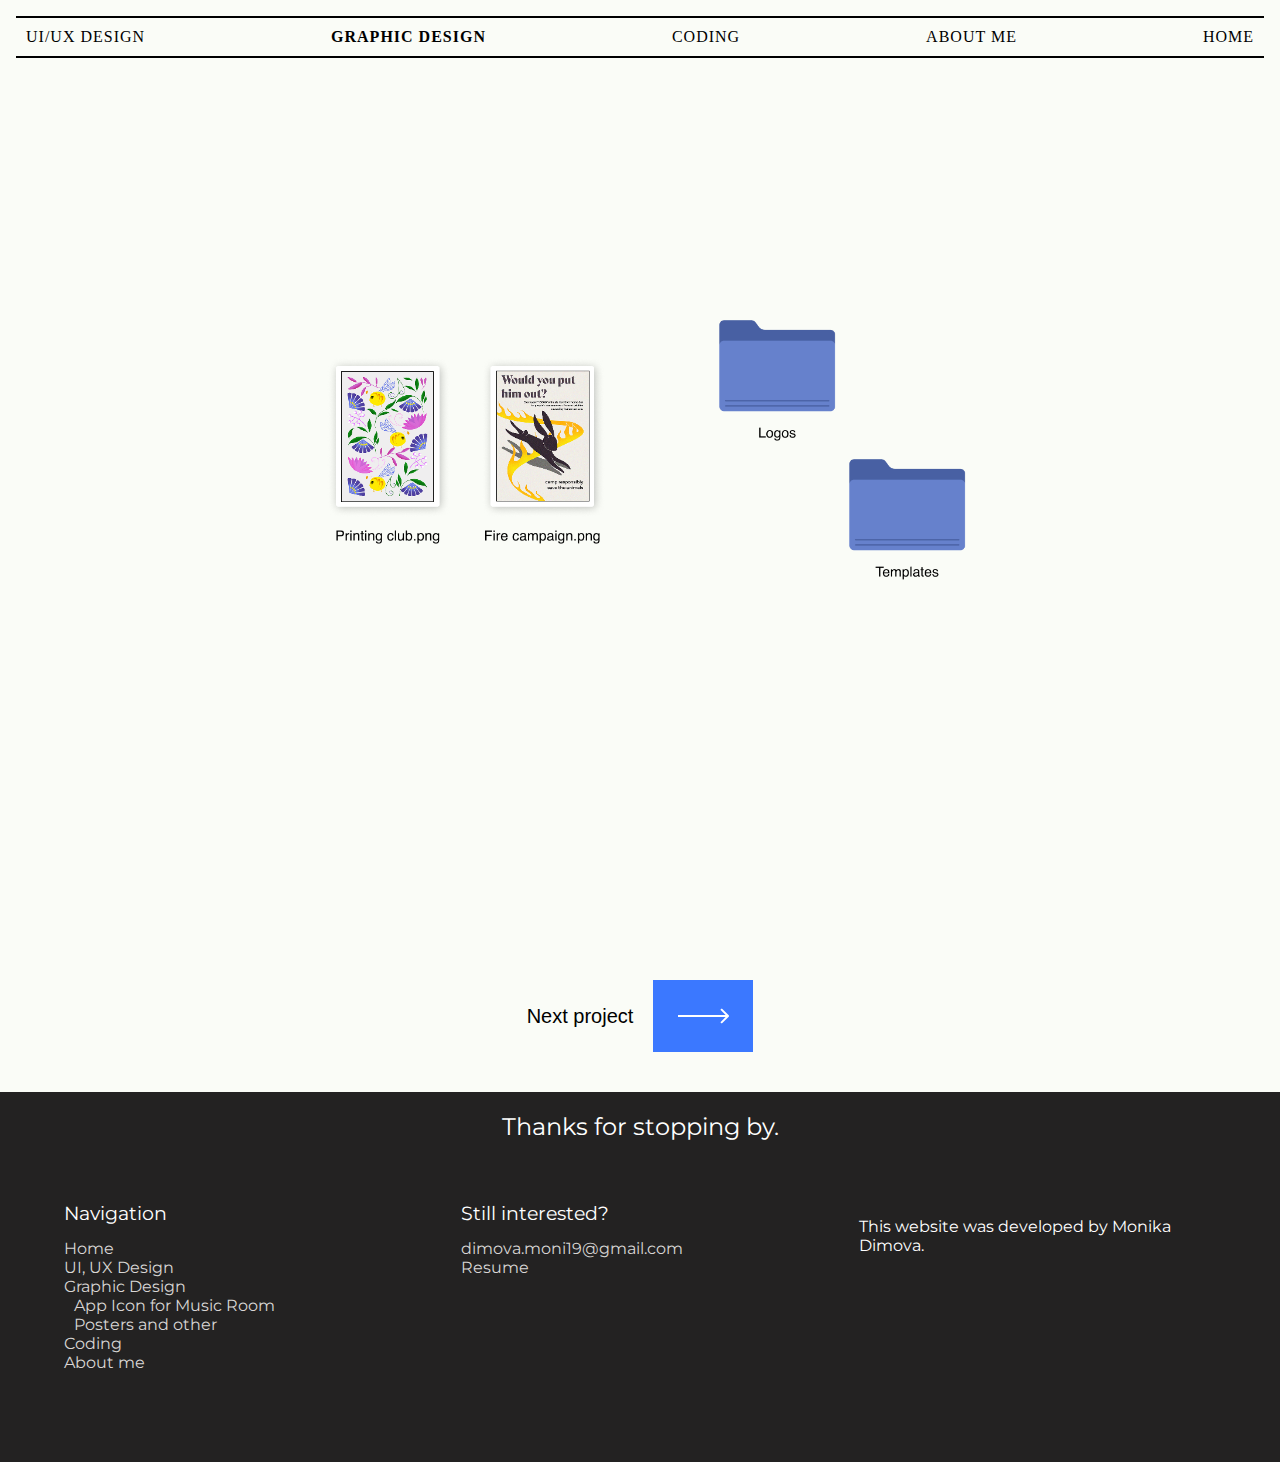
<file: GRAPHIC.html>
<!DOCTYPE html>
<html lang="en">
<head>
    <meta charset="UTF-8">
    <meta name="viewport" content="width=device-width, initial-scale=1.0">
    <title>Graphic Design</title>
    <link rel="stylesheet" href="graphic.css">
    <link rel="preconnect" href="https://fonts.googleapis.com">
    <link rel="preconnect" href="https://fonts.gstatic.com" crossorigin>
    <link href="https://fonts.googleapis.com/css2?family=Montserrat:ital,wght@0,100;0,200;0,300;0,400;0,500;0,600;0,700;0,800;0,900;1,100;1,200;1,300;1,400;1,500;1,600;1,700;1,800;1,900&display=swap" rel="stylesheet">
</head>
<body>
    <div class="nav-container">
        <hr>
        <div class="title">
            <nav class="nav-bar">
                <ul class="nav-list">
                  <li><a href="WEBD.html" >UI/UX DESIGN</a></li>
                  <li><a href="GRAPHIC.html" class="active">GRAPHIC DESIGN</a></li>
                  <li><a href="CODING.html">CODING</a></li>
                  <li><a href="STORY.html">ABOUT ME</a></li>
                  <li><a href="index.html">HOME</a></li>
                </ul>
              </nav>
              
        </div>
        <hr>
    </div>
    <main>
        <div class="container">
            <div>
            <img src="images/frame1.png" alt="" class="file" data-file="project1.html">
            <img src="images/frame2.png" alt="" class="file" data-file="project2.html">
            </div>
            
            <div class="grid-container">
              <div class="cell">  
                    <img src="images/folder1.png" alt="" class="folder" data-file="project3.html">
              </div>  
             
              <div class="cell"></div>
              <div class="cell"></div>
               
              <div class="cell">
                <img src="images/folder2.png" alt="" class="folder" data-file="project4.html">
              </div>

            </div>
            
        </div>
    
    
    <div id="img-overlay">
        <button id="close-overlay"><svg  xmlns="http://www.w3.org/2000/svg" width="29" height="32" viewBox="0 0 29 32" fill="none">
            <line class="my-svg" y1="-1" x2="38.8404" y2="-1" transform="matrix(0.654818 0.755787 -0.721568 0.692343 2 2)" stroke="black"  stroke-width="2"/>
            <line class="my-svg" y1="-1" x2="38.8404" y2="-1" transform="matrix(-0.654818 0.755787 0.721568 0.692343 27.4336 2)" stroke="black" stroke-width="2"/>
            </svg></button>
        <div id="overlay-content"></div>
    </div>
        <!-- content will go here later -->
  </div>

    </main>
    <div class="next-project">
      <a>Next project</a>
      <a href="CODING.html" id="next-project-button">
          <svg xmlns="http://www.w3.org/2000/svg" width="51" height="16" viewBox="0 0 51 16" fill="none">
              <path d="M50.7071 8.70711C51.0976 8.31658 51.0976 7.68342 50.7071 7.29289L44.3431 0.928932C43.9526 0.538408 43.3195 0.538408 42.9289 0.928932C42.5384 1.31946 42.5384 1.95262 42.9289 2.34315L48.5858 8L42.9289 13.6569C42.5384 14.0474 42.5384 14.6805 42.9289 15.0711C43.3195 15.4616 43.9526 15.4616 44.3431 15.0711L50.7071 8.70711ZM0 8V9H50V8V7H0V8Z" fill="white"/>
            </svg>
      </a>
    </div>
    <footer>
        <h3>Thanks for stopping by.</h3>
        <div class="footer-grid">
            <div class="footer-column">
              <h4>Navigation</h3>
              <ul>
                <li><a href="index.html">Home</a></li>
                <li><a href="WEBD.html">UI, UX Design</a></li>
               <!-- <ul class="sub-menu"> 
                    <li><a href="WEBD.html  ">Web Design Cargo Logistics</a></li>
                    <li><a href="Ottiya.html">App Design Ottiya</a></li>
                </ul> -->
                <li><a href="GRAPHIC.html">Graphic Design</a></li>
                <ul class="sub-menu">
                    <li><a href="AppIcon.html">App Icon for Music Room</a></li>
                    <li><a href="GRAPHIC.html">Posters and other</a></li>
                </ul>
                <li><a href="CODING.html">Coding</a></li>
              <!--- <ul class="sub-menu">
                  <li><a href="CODING.html">Star tiles</a></li>
                  <li><a href="Vacancies.html">Recruitment platform</a></li>
              </ul> -->
                <li><a href="STORY.html">About me</a></li>
              </ul>
            </div>
        
            <div class="footer-column">
              <h4>Still interested?</h3>
              <a href="">dimova.moni19@gmail.com</a>
              <a href="Resume.pdf">Resume</a>
            </div>
        
            <div class="footer-column">
              <p>This website was developed by Monika Dimova.</p>
            </div>
        
            
          </div>
    
      </footer>
    <script>
        const overlay = document.getElementById('img-overlay');
        const overlayContent = document.getElementById('overlay-content');
        const closeBtn = document.getElementById('close-overlay');

        document.querySelectorAll('.file, .folder').forEach(img => {
        img.addEventListener('click', () => {
            const file = img.dataset.file;
            fetch(file)
            .then(res => res.text())
            .then(html => {
                overlayContent.innerHTML = html;
                overlay.style.display = 'block';
            })
            .catch(err => console.error('Error loading file:', err));
        });
        });

        closeBtn.addEventListener('click', () => {
        overlay.style.display = 'none';
        overlayContent.innerHTML = ''; // clear
        });

    </script>
</body>
</html>
</file>
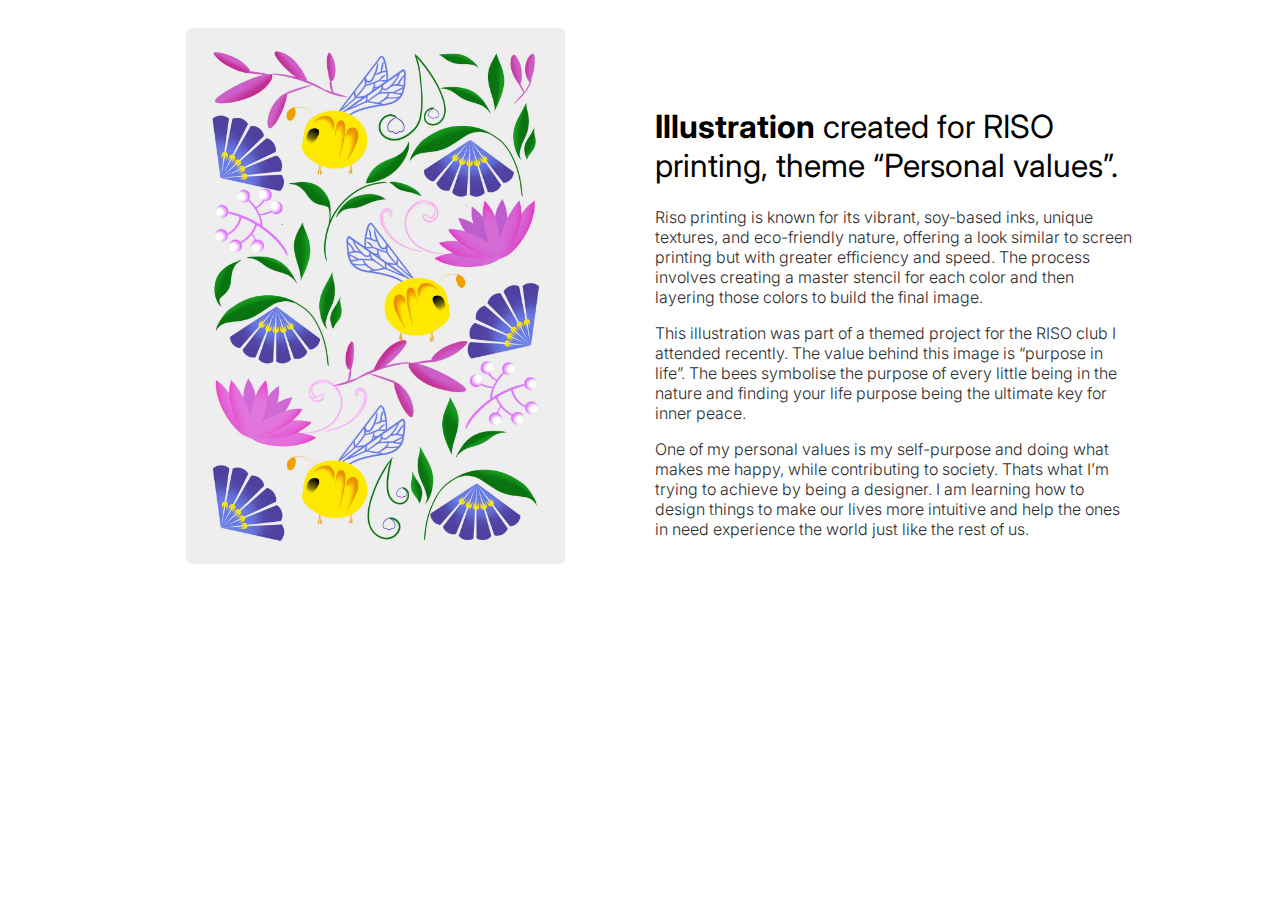
<file: project1.html>
<!DOCTYPE html>
<html lang="en">
<head>
    <meta charset="UTF-8">
    <meta name="viewport" content="width=device-width, initial-scale=1.0">
    <title>Document</title>
    <link rel="preconnect" href="https://fonts.googleapis.com">
    <link rel="preconnect" href="https://fonts.gstatic.com" crossorigin>
    <link href="https://fonts.googleapis.com/css2?family=Inter:ital,opsz,wght@0,14..32,100..900;1,14..32,100..900&display=swap" rel="stylesheet">
</head>
<body>
    <style>
        html, body {
            overflow-x: hidden; 
        }
        main{
            width: 100%;
            font-family: 'Inter';
            display: flex;
            justify-content: center;
            align-items: center;
            height: auto;
            padding:20px;
        }
        .container{
            display: flex;
            flex-direction: row;
            align-items: flex-start;
            justify-content: space-between;
            gap: 90px;
            width: 75%;
            margin-bottom: 20px;
        }
        img{
            width: 40%;;
            height: auto;
            border-radius: 6px;
        }
        h1{
            color: #000;
            font-size: 32px;
            font-style: normal;
            font-weight: 400;
            line-height: normal;
        }
        p{
            color: #2D2D2D;
            font-size: 16px;
            font-style: normal;
            font-weight: 300;
            line-height: normal;
        }
    </style>
    <main>

        <div class="container">
           <img src="images/riso.jpg" alt="">

        <div style="padding-top: 58px;">
          <h1><span style="font-weight: bold;">Illustration</span> created for RISO printing,
            theme “Personal values”.</h1>
            <p>Riso printing is known for its vibrant, soy-based inks, unique textures, and eco-friendly nature, offering a look similar to screen printing but with greater efficiency and speed. The process involves creating a master stencil for each color and then layering those colors to build the final image. </p>  
            <p>This illustration was part of a themed project for the RISO club I attended recently. The value behind this image is “purpose in life”. The bees symbolise the purpose of every little being in the nature and finding your life purpose being the ultimate key for inner peace.</p>
            <p>One of my personal values is my self-purpose and doing what makes me happy, while contributing to society. Thats what I’m trying to achieve by being a designer. I am learning how to design things to make our lives more intuitive and help the ones in need experience the world just like the rest of us.</p>
        </div> 
        </div>
        
        
    </main>
</body>
</html>
</file>
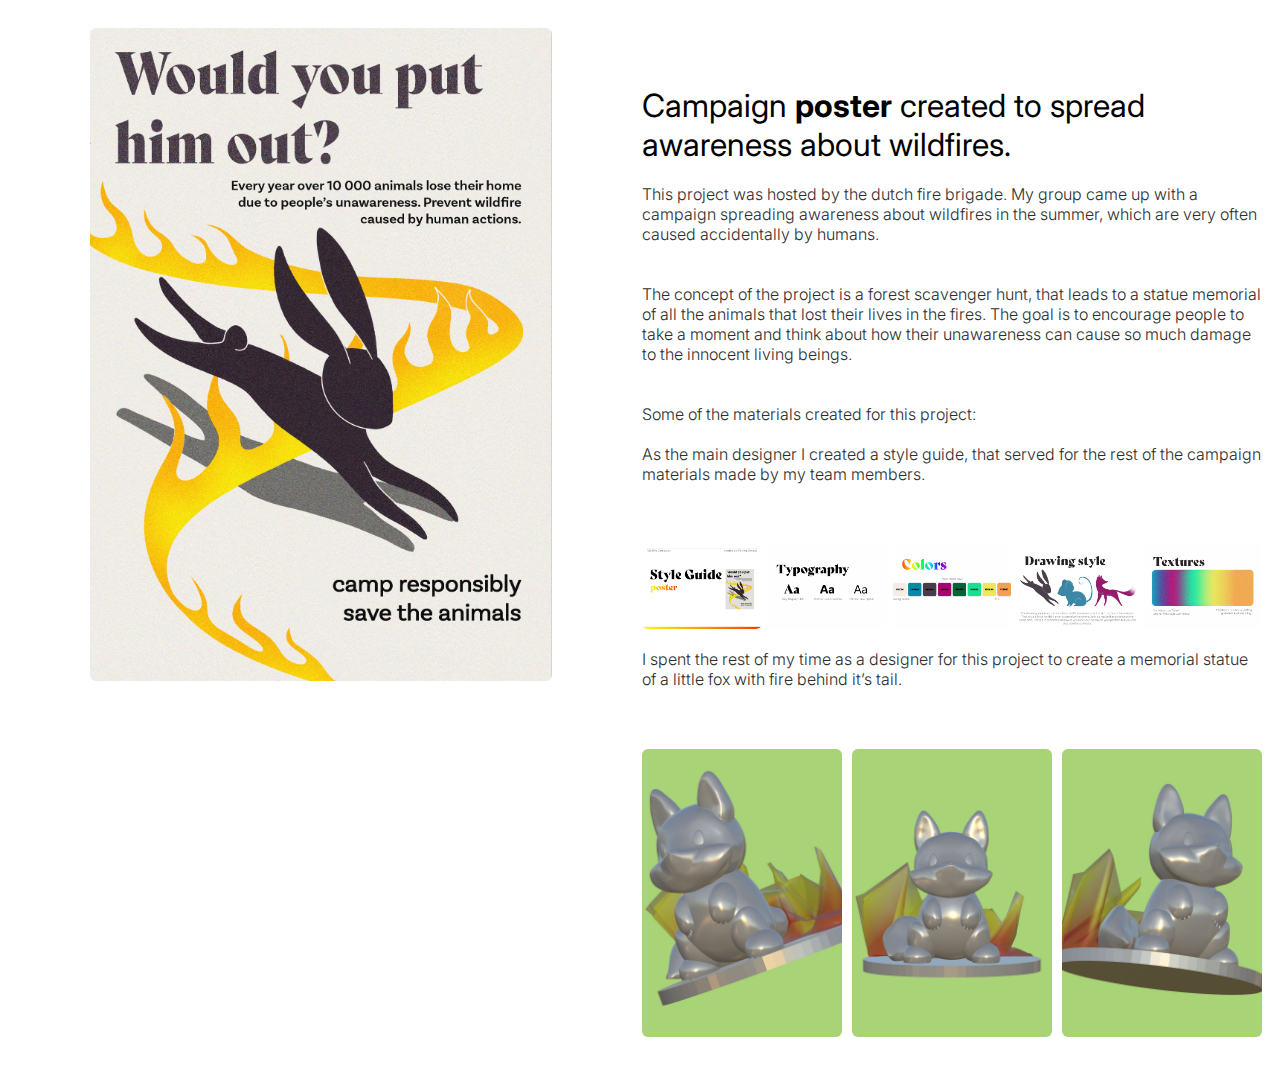
<file: project2.html>
<!DOCTYPE html>
<html lang="en">
<head>
    <meta charset="UTF-8">
    <meta name="viewport" content="width=device-width, initial-scale=1.0">
    <title>Document</title>
    <link rel="preconnect" href="https://fonts.googleapis.com">
    <link rel="preconnect" href="https://fonts.gstatic.com" crossorigin>
    <link href="https://fonts.googleapis.com/css2?family=Inter:ital,opsz,wght@0,14..32,100..900;1,14..32,100..900&display=swap" rel="stylesheet">
</head>
<body>
    <style>
        html, body {
            overflow-x: hidden; 
        }
        main{
            font-family: 'Inter';
            display: flex;
            justify-content: center;
            align-items: center;
            height: auto;
            padding:20px;
        }
        .container{
            display: flex;
            flex-direction: row;
            align-items: flex-start;
            gap: 90px;
            width: 1100px;
            margin-bottom: 20px;
        }
        img{
            width: 45%;;
            max-width: 462px;
            height: auto;
            border-radius: 6px;
            
        }
        h1{
            color: #000;
            font-size: 32px;
            font-style: normal;
            font-weight: 400;
            line-height: normal;
            padding: 0;
            margin: 0;
        }
        p{
            color: #2D2D2D;
            font-size: 16px;
            font-style: normal;
            font-weight: 300;
            line-height: normal;
            padding: 0;
            margin: 0;
        }
        .style-guide{
            display: flex;
            flex-direction: row;
            gap: 5px;
            margin-top: 40px;
        }
        .style-guide img{
            width: 120px;
        }
        .fox{
            display: flex;
            flex-direction: row;
            gap: 10px;
            margin-top: 40px;
        }
        .fox img{
            width: 200px;
        }
    </style>
    <main>

        <div class="container">
           <img src="images/poster.jpg" alt="">

          <div style="display:flex; flex-direction:column; gap:20px; padding-top:58px">
          <h1>Campaign <span style="font-weight: bold;">poster</span> created to spread awareness about wildfires.</h1>
          <div style="display:flex; flex-direction:column; gap:40px;">
            <p>This project was hosted by the dutch fire brigade. My group came up with a campaign spreading awareness about wildfires in the summer, which are very often caused accidentally by humans.</p>  
            <p>The concept of the project is a forest scavenger hunt, that leads to a statue memorial of all the animals that lost their lives in the fires. The goal is to encourage people to take a moment and think about how their unawareness can cause so much damage to the innocent living beings.</p>
            <p>Some of the materials created for this project:</p>
          </div> 
            
            <p>As the main designer I created a style guide, that served for the rest of the campaign materials made by my team members.</p>
            <div class="style-guide">
                <img src="images/style guide1.jpg" alt="">
                <img src="images/style guide2.jpg" alt="">
                <img src="images/style guide3.jpg" alt="">
                <img src="images/style guide4.jpg" alt="">
                <img src="images/style guide5.jpg" alt="">
            </div>
           <p>I spent the rest of my time as a designer for this project to create a memorial statue of a little fox with fire behind it’s tail.</p>
           <div class="fox">
                <img src="images/fox 3.jpg" alt="">
                <img src="images/fox 10.jpg" alt="">
                <img src="images/fox 5.jpg" alt="">
           </div>
        </div>
            
        </div>
        
        
    </main>
</body>
</html>
</file>
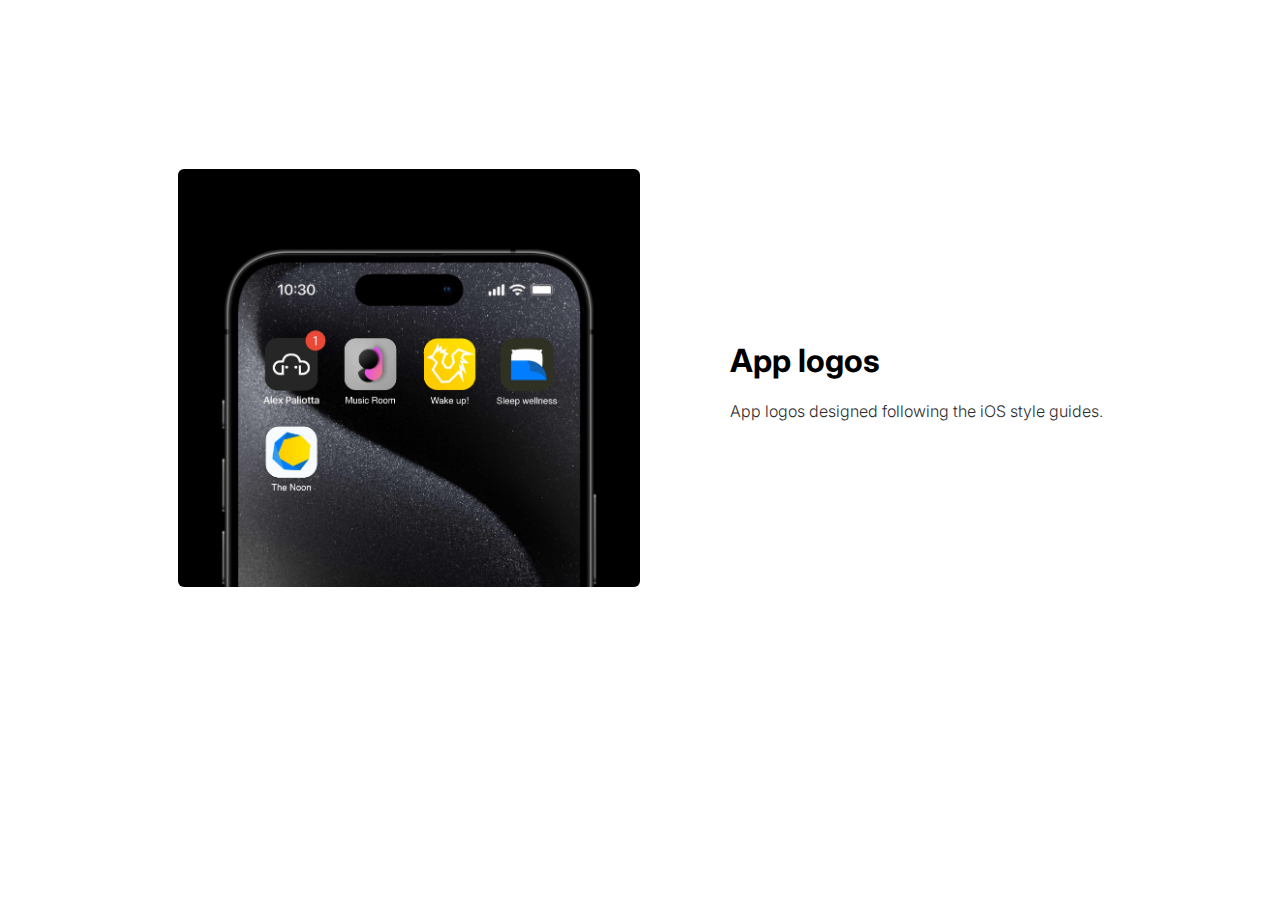
<file: project3.html>
<!DOCTYPE html>
<html lang="en">
<head>
    <meta charset="UTF-8">
    <meta name="viewport" content="width=device-width, initial-scale=1.0">
    <title>Document</title>
    <link rel="preconnect" href="https://fonts.googleapis.com">
    <link rel="preconnect" href="https://fonts.gstatic.com" crossorigin>
    <link href="https://fonts.googleapis.com/css2?family=Inter:ital,opsz,wght@0,14..32,100..900;1,14..32,100..900&display=swap" rel="stylesheet">
</head>
<body>
    <style>
        html, body {
            overflow-x: hidden; 
        }
        main{
            font-family: 'Inter';
            display: flex;
            justify-content: center;
            align-items: center;
            height: 80vh;
            padding:20px;
            
        }
        .container{
            display: flex;
            flex-direction: row;
            align-items: center;
            justify-content: center;
            gap: 90px;
            width: 1100px;
            margin-bottom: 20px;
        }
        img{
            width: 45%;;
            max-width: 462px;
            height: auto;
            border-radius: 6px;
            
        }
        h1{
            color: #000;
            font-size: 32px;
            font-style: normal;
            font-weight: bold;
            line-height: normal;
        }
        p{
            color: #2D2D2D;
            font-size: 16px;
            font-style: normal;
            font-weight: 300;
            line-height: normal;
        }
    </style>
    <main>

        <div class="container">
           <img src="images/phone.jpg" alt="">

        <div>
          <h1>App logos</h1>
            <p>App logos designed following the iOS style guides. </p>
        </div> 
        </div>
        
        
    </main>
</body>
</html>
</file>
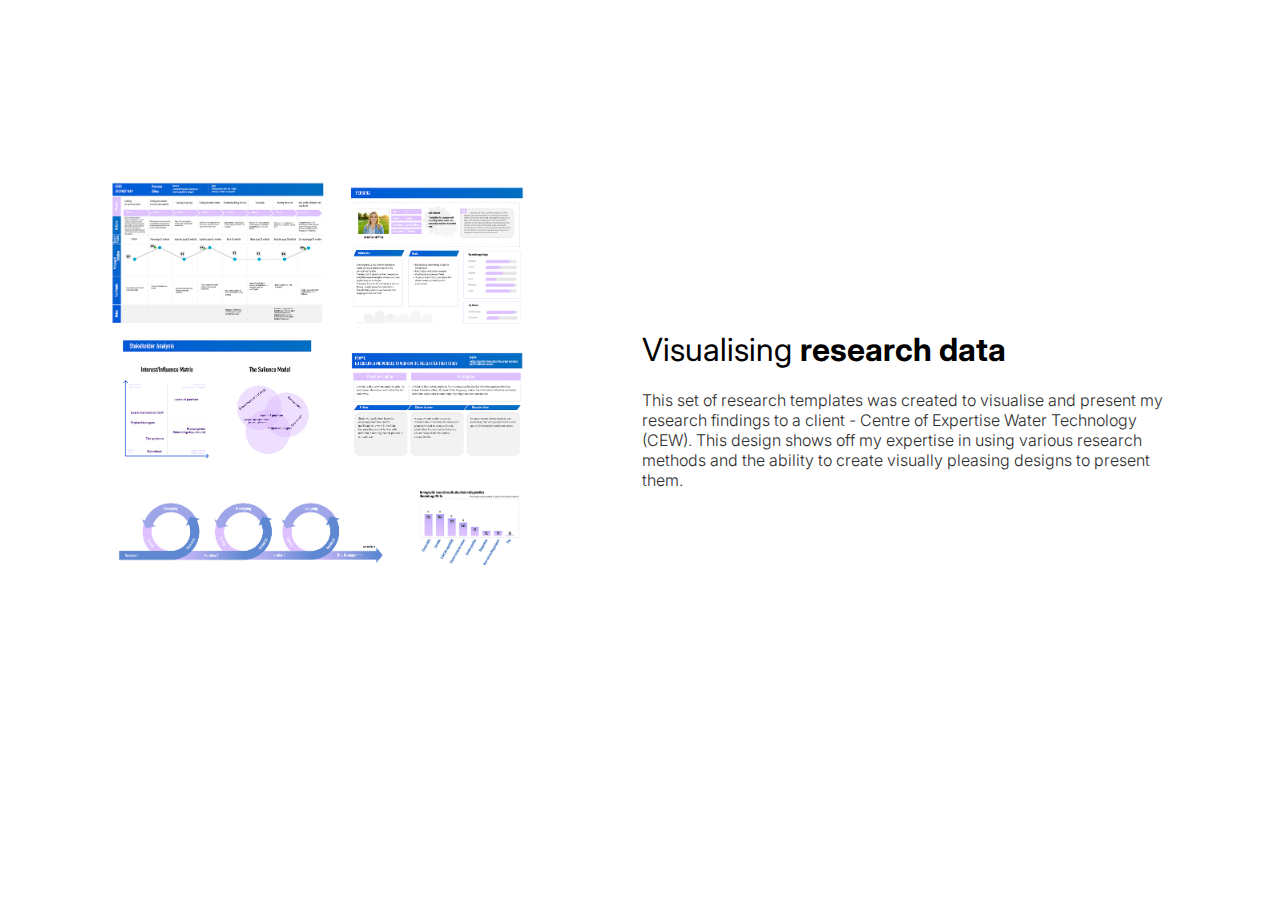
<file: project4.html>
<!DOCTYPE html>
<html lang="en">
<head>
    <meta charset="UTF-8">
    <meta name="viewport" content="width=device-width, initial-scale=1.0">
    <title>Document</title>
    <link rel="preconnect" href="https://fonts.googleapis.com">
    <link rel="preconnect" href="https://fonts.gstatic.com" crossorigin>
    <link href="https://fonts.googleapis.com/css2?family=Inter:ital,opsz,wght@0,14..32,100..900;1,14..32,100..900&display=swap" rel="stylesheet">
</head>
<body>
    <style>
        html, body {
            overflow-x: hidden; 
        }
        main{
            font-family: 'Inter';
            display: flex;
            justify-content: center;
            align-items: center;
            height: 80vh;
            padding:20px;
        }
        .container{
            display: flex;
            flex-direction: row;
            align-items: center;
            gap: 90px;
            width: 1100px;
            margin-bottom: 20px;
        }
        img{
           
            max-width: 462px;
            height: auto;
            border-radius: 6px;
            
        }
        h1{
            color: #000;
            font-size: 32px;
            font-style: normal;
            font-weight: 400;
            line-height: normal;
        }
        p{
            color: #2D2D2D;
            font-size: 16px;
            font-style: normal;
            font-weight: 300;
            line-height: normal;
        }

    </style>
    
    <main>
        <div class="container">
            
            <img src="images/research templates.jpg" alt="">
            
         <div style="padding-top: 58px;">
           <h1>Visualising <span style="font-weight: bold;">research data</span></h1>   
           <p>This set of research templates was created to visualise and present my research findings to a client - Centre of Expertise Water Technology (CEW). This design shows off my expertise in using various research methods and the ability to create visually pleasing designs to present them.</p>
         </div>
         </div>
    </main>   
</body>
</html>
</file>
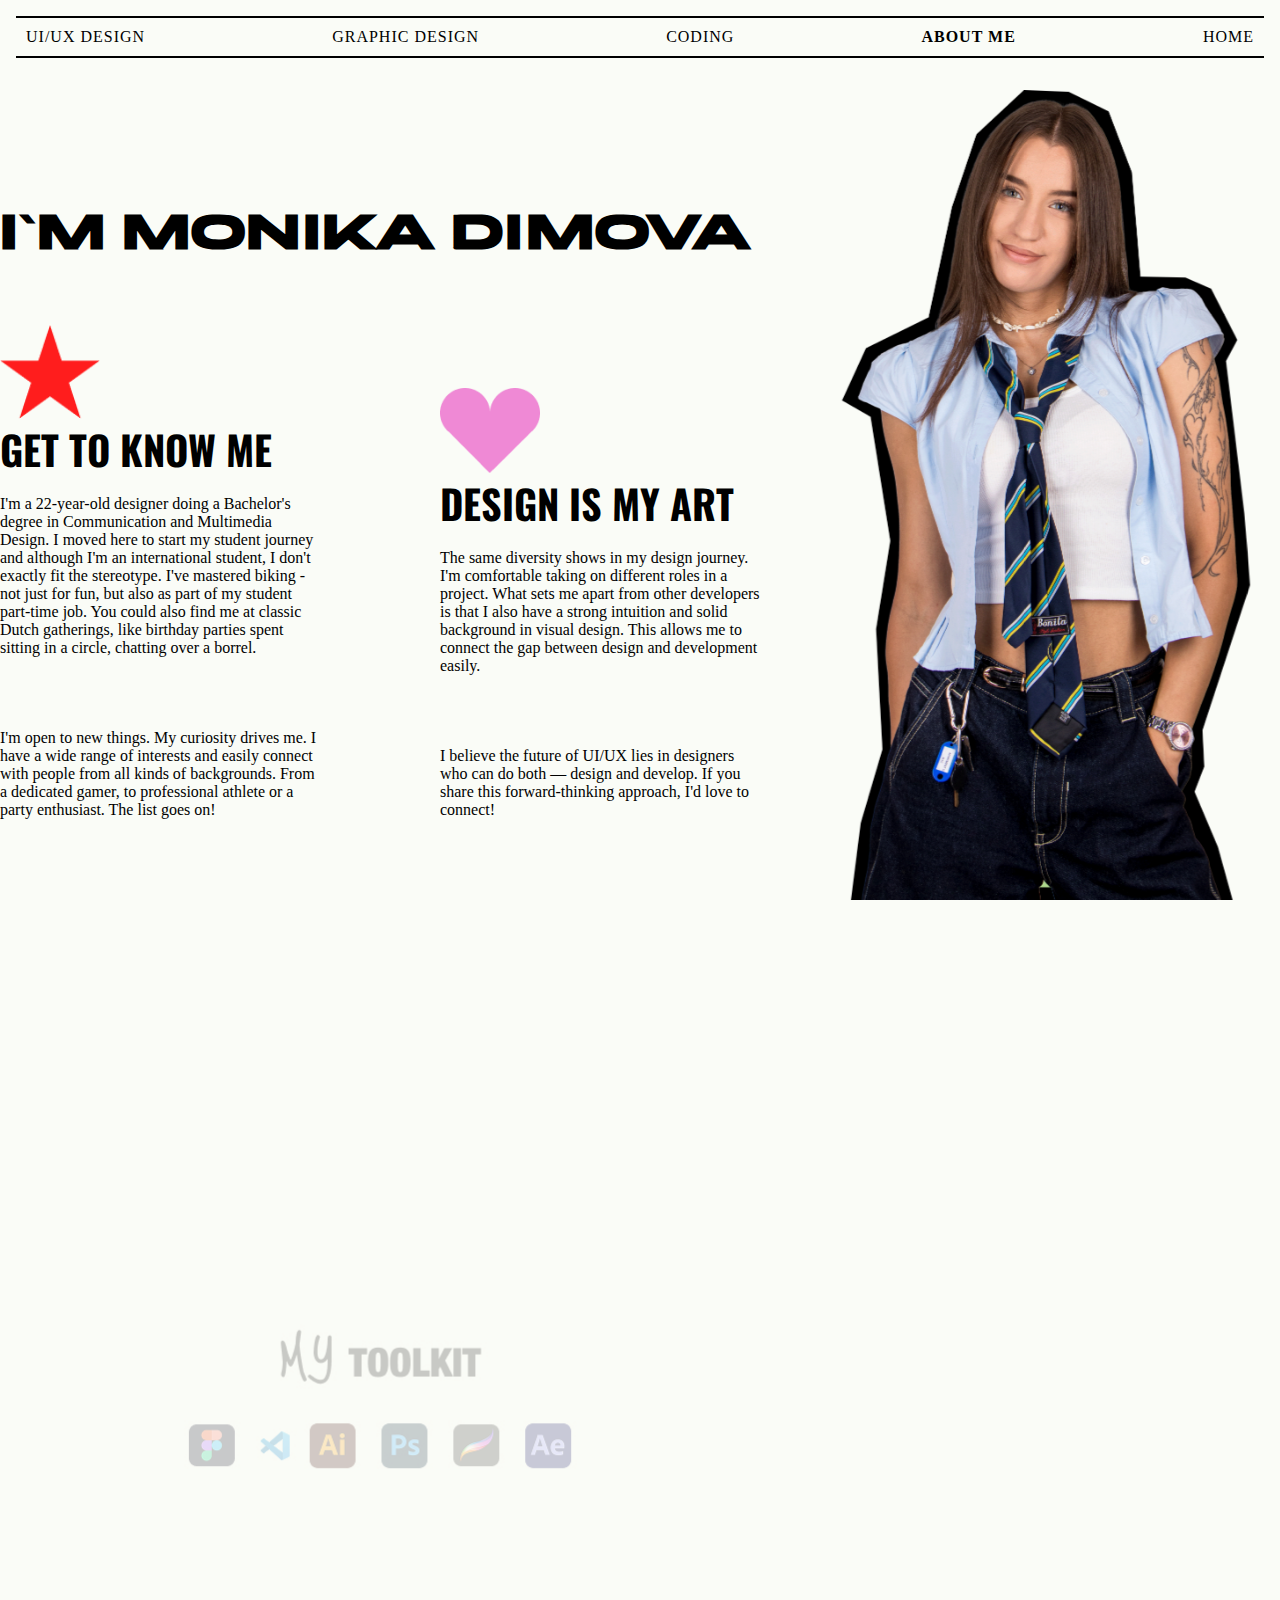
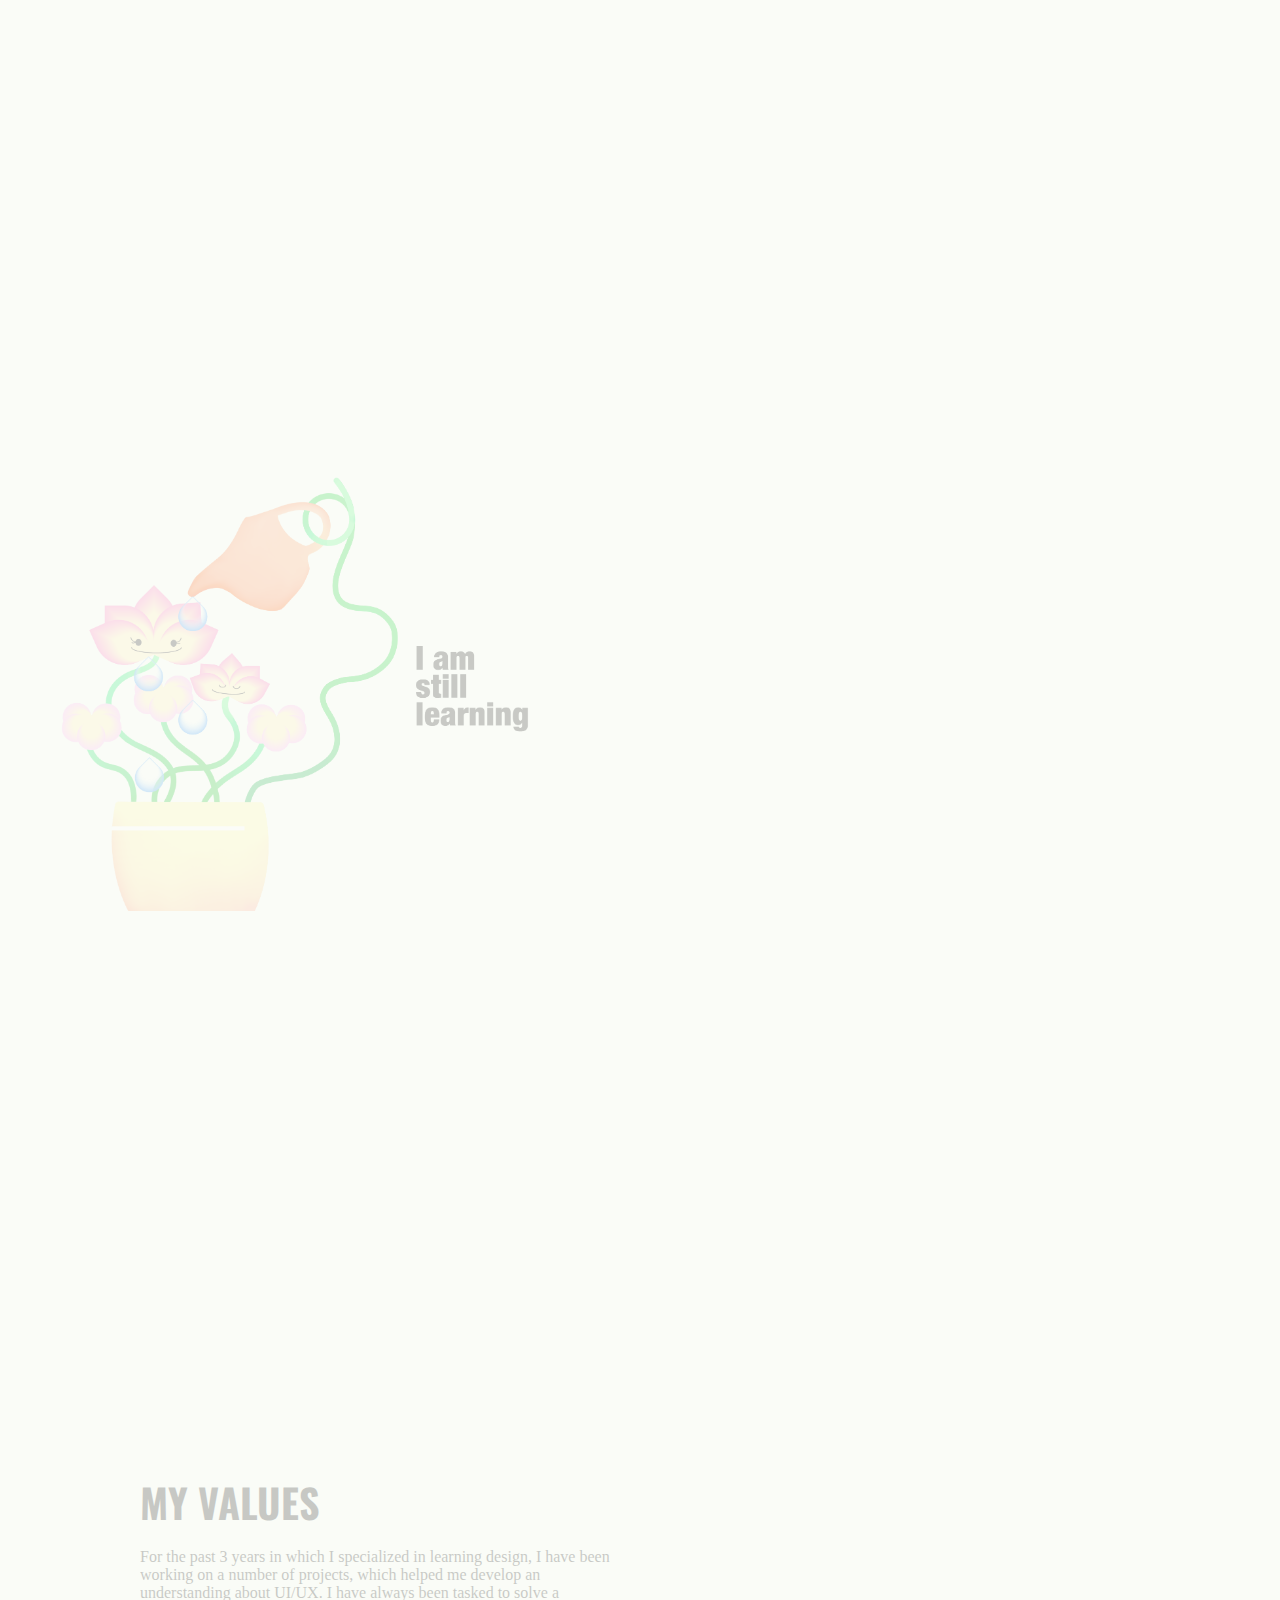
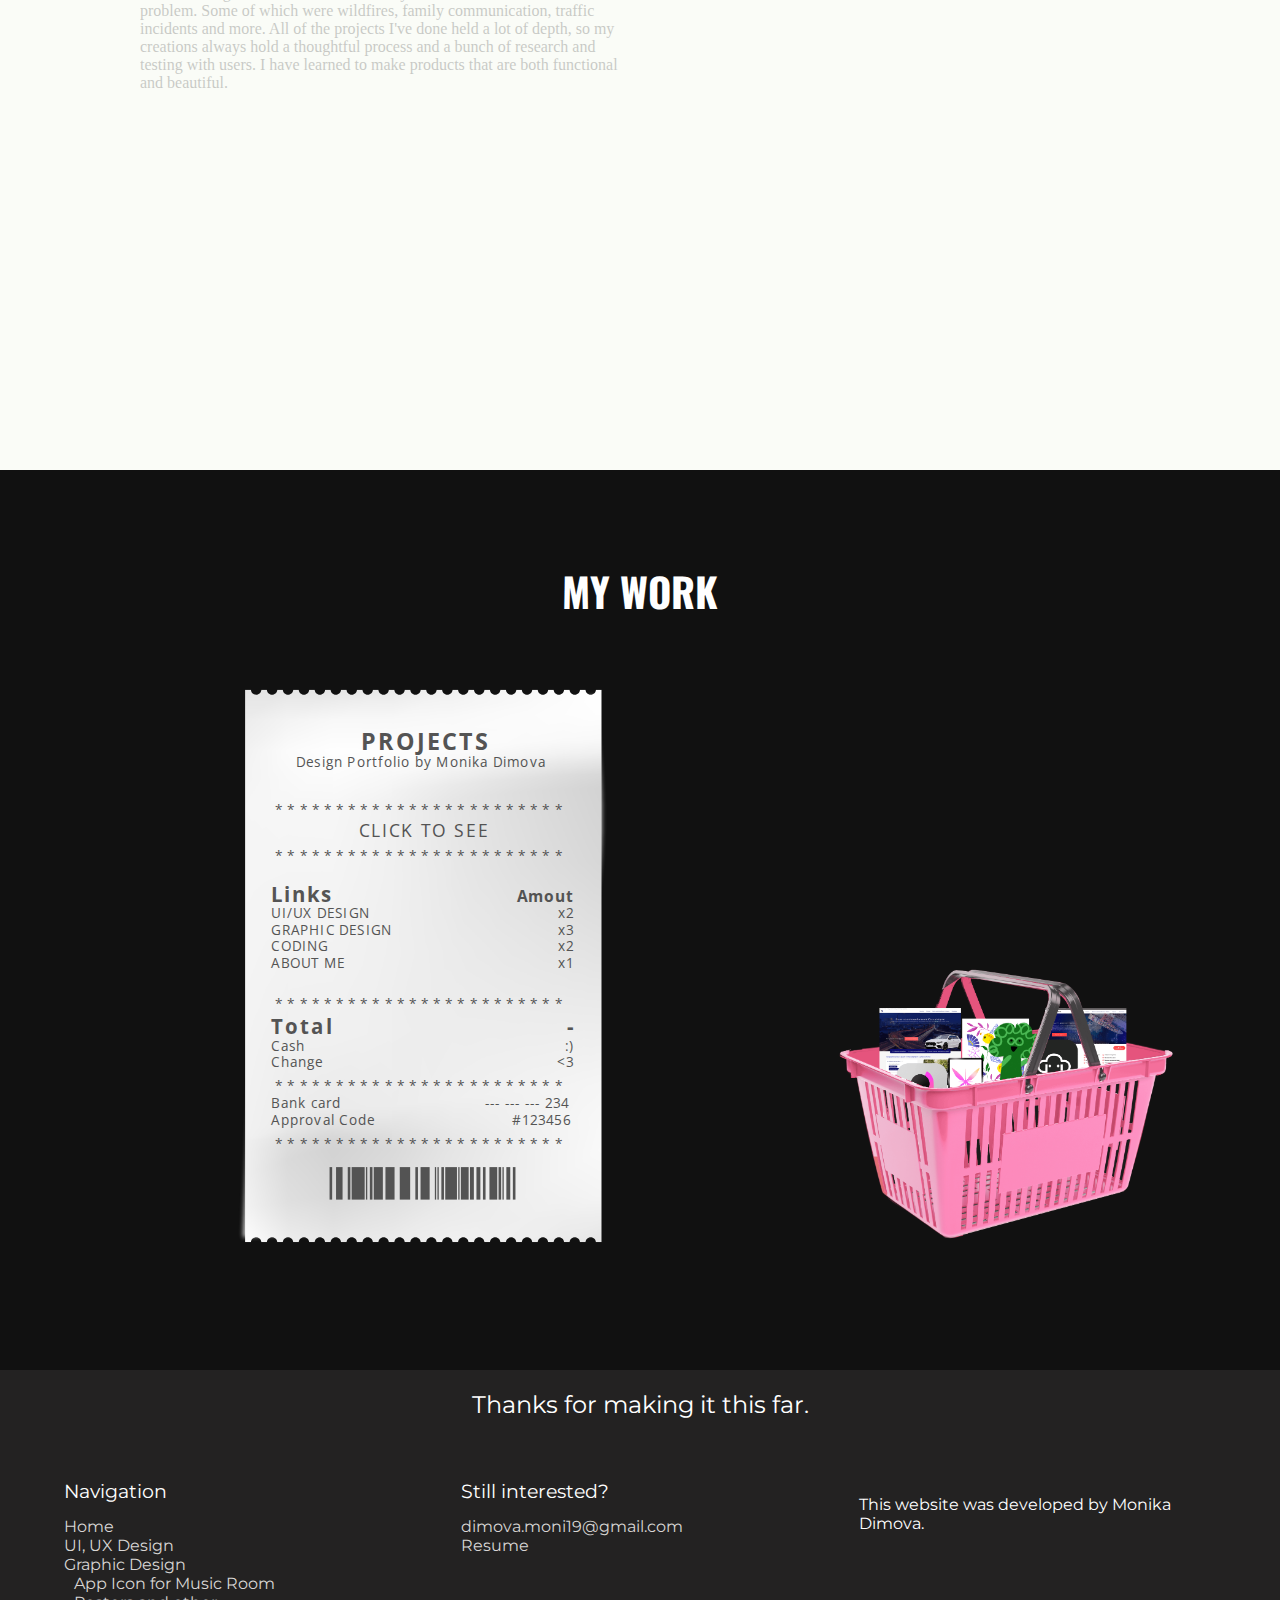
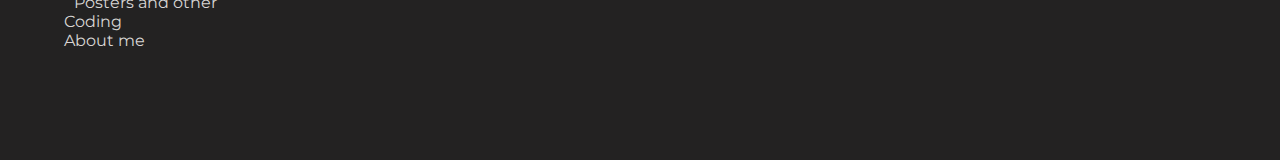
<file: STORY.html>
<!DOCTYPE html>
<html lang="en">
<head>
    <meta charset="UTF-8">
    <meta name="viewport" content="width=device-width, initial-scale=1.0">
    <title>About me</title>
    
    <link rel="stylesheet" href="story.css">
    <link rel="preconnect" href="https://fonts.googleapis.com">
    <link rel="preconnect" href="https://fonts.gstatic.com" crossorigin>
    <link href="https://fonts.googleapis.com/css2?family=Open+Sans:ital,wght@0,300..800;1,300..800&display=swap" rel="stylesheet">
    <link href="https://fonts.googleapis.com/css2?family=Montserrat:ital,wght@0,100..900;1,100..900&display=swap" rel="stylesheet">
    <link href="https://fonts.googleapis.com/css2?family=Inter:ital,opsz,wght@0,14..32,100..900;1,14..32,100..900&family=Oswald:wght@200..700&display=swap" rel="stylesheet">
</head>
<body>
        <div class="nav-container">
        <hr>
        <div class="title">
            <nav class="nav-bar">
                <ul class="nav-list">
                  <li><a href="WEBD.html" >UI/UX DESIGN</a></li>
                  <li><a href="GRAPHIC.html">GRAPHIC DESIGN</a></li>
                  <li><a href="CODING.html">CODING</a></li>
                  <li><a href="STORY.html" class="active">ABOUT ME</a></li>
                  <li><a href="index.html">HOME</a></li>
                </ul>
              </nav>
              
        </div>
        <hr>
        </div>
        <main>
            <div class="container">
                <div class="content">
                    <section class="panel">
                        <div class="text">
                            <h1>I'M MONIKA DIMOVA</h1>
                            <div class="about">
                                <div class="part">
                                    <img src="images/star.png" alt="">
                                    <h2>GET TO KNOW ME</h2>
                                    <div class="paragraphs">
                                        <p>I'm a 22-year-old designer doing a Bachelor's degree in Communication and Multimedia Design. I moved here to start my student journey and although I'm an international student, I don't exactly fit the stereotype. I've mastered biking - not just for fun, but also as part of my student part-time job. You could also find me at classic Dutch gatherings, like birthday parties spent sitting in a circle, chatting over a borrel.</p>
                                        <p>I'm open to new things. My curiosity drives me. I have a wide range of interests and easily connect with people from all kinds of backgrounds. From a dedicated gamer, to professional athlete or a party enthusiast. The list goes on!</p>
                                    </div>
                                </div>
                                <div class="part">
                                    <img src="images/heart.png" alt="">
                                    <h2>DESIGN IS MY ART</h2>
                                    <div class="paragraphs">
                                        <p>The same diversity shows in my design journey. I'm comfortable taking on different roles in a project. What sets me apart from other developers is that I also have a strong intuition and solid background in visual design. This allows me to connect the gap between design and development easily.</p>
                                        <p>I believe the future of UI/UX lies in designers who can do both — design and develop. If you share this forward-thinking approach, I'd love to connect!</p>
                                    </div>
                                </div>
                            </div>
                        </div>
                    </section>
                    <section class="panel">
                        <div class="toolkit">
                            <img src="images/toolkit.jpg" alt="">
                        </div>
                    </section>
                    <section class="panel">
                        <div class="flowers">
                            <img src="images/flowers.png" alt="">
                        </div>
                    </section>
                    <section class="panel">
                      <div class="values">
                      <h2>MY VALUES</h2>
                      <p>For the past 3 years in which I specialized in learning design, I have been working on a number of projects, which helped me develop an understanding about UI/UX. I have always been tasked to solve a problem. Some of which were wildfires, family communication, traffic incidents and more. All of the projects I've done held a lot of depth, so my creations always hold a thoughtful process and a bunch of research and testing with users. I have learned to make products that are both functional and beautiful.</p>
                      </div>
                    </section>
                </div>
                <div class="fixed_content">
                    <img src="images/monika.png" alt="">
                </div>
            </div>
            <div class="projects_container">
                <h2>MY WORK</h2>
                <div class="projects_content">
                  <svg class="my-svg" xmlns="http://www.w3.org/2000/svg" xmlns:xlink="http://www.w3.org/1999/     xlink" viewBox="0 0 500 500">
                    <defs>
                      <clipPath id="clippath">
                        <path d="M381.51,37.3c0,2.22-1.8,4.03-4.02,4.03s-4.03-1.8-4.03-4.03h-4.21c0,2.22-1.8,4.03-4.02,4.03s-4.02-1.8-4.02-4.03h-4.2c0,2.22-1.8,4.03-4.02,4.03s-4.03-1.8-4.03-4.03h-4.21c0,2.22-1.8,4.03-4.02,4.03s-4.02-1.8-4.02-4.03h-4.2c0,2.22-1.8,4.03-4.02,4.03s-4.03-1.8-4.03-4.03h-4.2c0,2.22-1.8,4.03-4.03,4.03s-4.02-1.8-4.02-4.03h-4.2c0,2.22-1.8,4.03-4.03,4.03s-4.03-1.8-4.03-4.03h-4.2c0,2.22-1.8,4.03-4.03,4.03s-4.03-1.8-4.03-4.03h-4.2c0,2.22-1.8,4.03-4.03,4.03s-4.03-1.8-4.03-4.03h-4.2c0,2.22-1.8,4.03-4.03,4.03s-4.03-1.8-4.03-4.03h-4.2c0,2.22-1.8,4.03-4.03,4.03s-4.03-1.8-4.03-4.03h-4.2c0,2.22-1.8,4.03-4.02,4.03s-4.03-1.8-4.03-4.03h-4.2c0,2.22-1.8,4.03-4.02,4.03s-4.03-1.8-4.03-4.03h-4.21c0,2.22-1.8,4.03-4.02,4.03s-4.03-1.8-4.03-4.03h-4.2c0,2.22-1.8,4.03-4.02,4.03s-4.03-1.8-4.03-4.03h-4.21c0,2.22-1.8,4.03-4.02,4.03s-4.03-1.8-4.03-4.03h-4.2c0,2.22-1.8,4.03-4.03,4.03s-4.03-1.8-4.03-4.03h-4.2c0,2.22-1.8,4.03-4.02,4.03s-4.03-1.8-4.03-4.03h-4.2c0,2.22-1.8,4.03-4.03,4.03s-4.03-1.8-4.03-4.03h-4.2c0,2.22-1.8,4.03-4.03,4.03s-4.03-1.8-4.03-4.03h-4.2c0,2.22-1.8,4.03-4.03,4.03s-4.03-1.8-4.03-4.03h-4.2c0,2.22-1.8,4.03-4.03,4.03s-4.03-1.8-4.03-4.03h-4.47v425.41h4.47c0-2.22,1.8-4.03,4.03-4.03s4.03,1.8,4.03,4.03h4.2c0-2.22,1.8-4.03,4.03-4.03s4.03,1.8,4.03,4.03h4.2c0-2.22,1.8-4.03,4.03-4.03s4.03,1.8,4.03,4.03h4.2c0-2.22,1.8-4.03,4.03-4.03s4.03,1.8,4.03,4.03h4.2c0-2.22,1.8-4.03,4.03-4.03s4.02,1.8,4.02,4.03h4.2c0-2.22,1.8-4.03,4.03-4.03s4.03,1.8,4.03,4.03h4.2c0-2.22,1.8-4.03,4.03-4.03s4.02,1.8,4.02,4.03h4.21c0-2.22,1.8-4.03,4.03-4.03s4.02,1.8,4.02,4.03h4.2c0-2.22,1.8-4.03,4.03-4.03s4.02,1.8,4.02,4.03h4.21c0-2.22,1.8-4.03,4.03-4.03s4.02,1.8,4.02,4.03h4.2c0-2.22,1.8-4.03,4.03-4.03s4.02,1.8,4.02,4.03h4.2c0-2.22,1.8-4.03,4.03-4.03s4.03,1.8,4.03,4.03h4.2c0-2.22,1.8-4.03,4.03-4.03s4.03,1.8,4.03,4.03h4.2c0-2.22,1.8-4.03,4.03-4.03s4.03,1.8,4.03,4.03h4.2c0-2.22,1.8-4.03,4.03-4.03s4.03,1.8,4.03,4.03h4.2c0-2.22,1.8-4.03,4.03-4.03s4.03,1.8,4.03,4.03h4.2c0-2.22,1.8-4.03,4.02-4.03s4.03,1.8,4.03,4.03h4.2c0-2.22,1.8-4.03,4.03-4.03s4.02,1.8,4.02,4.03h4.2c0-2.22,1.8-4.03,4.02-4.03s4.02,1.8,4.02,4.03h4.21c0-2.22,1.8-4.03,4.03-4.03s4.02,1.8,4.02,4.03h4.2c0-2.22,1.8-4.03,4.02-4.03s4.02,1.8,4.02,4.03h4.21c0-2.22,1.8-4.03,4.03-4.03s4.02,1.8,4.02,4.03h4.47V37.3h-4.47Z" fill="none"/>
                      </clipPath>
                    </defs>
                    <g isolation="isolate">
                      <g id="Objects">
                        <g>
                          <g mix-blend-mode="multiply">
                            <image width="1450" height="2039" transform="translate(74 5.76) scale(.24)" xlink:href="[data-uri]"/>
                          </g>
                          <g clip-path="url(#clippath)">
                            <image width="1150" height="1773" transform="translate(110 37.2) scale(.24)" xlink:href="[data-uri]"/>
                          </g>
                          <g mix-blend-mode="multiply" opacity=".95">
                            <text></text>
                            <text transform="translate(134.78 134.18) scale(.97 1)" fill="#4c4c4c"><tspan x="0" y="0" font-family="OpenSans, &apos;Open Sans&apos;" font-size="10.42" letter-spacing=".4em">************************</tspan><tspan x="66.3" y="16.67" font-family="OpenSans, &apos;Open Sans&apos;" font-size="13.89" letter-spacing=".1em">CLICK TO SEE</tspan><tspan x="0" y="35.19" font-family="OpenSans, &apos;Open Sans&apos;" font-size="10.42" letter-spacing=".4em">************************</tspan><tspan x="-3" y="66.45" font-family="OpenSans-Bold, &apos;Open Sans&apos;" font-size="16" font-weight="700" letter-spacing=".1em">Links</tspan><tspan x="47.31" y="66.45" font-family="OpenSans-Bold, &apos;Open Sans&apos;" font-size="10.42" font-weight="700" letter-spacing="2.91em">	</tspan><tspan x="80.35" y="66.45" font-family="OpenSans-Bold, &apos;Open Sans&apos;" font-size="10.42" font-weight="700" letter-spacing="10.4em">	</tspan><tspan x="191.43" y="66.45" font-family="OpenSans-Bold, &apos;Open Sans&apos;" font-size="12" font-weight="700" letter-spacing=".1em">Amout</tspan>
                          <a xlink:href="WEBD.html" target="_blank" class="active">
                              <tspan x="-3" y="79.18" font-family="Open   Sans, &apos;Open Sans&apos;" font-size="10.42" letter-spacing=".1em">UI/UX DESIGN</tspan>
                          </a>
                              <tspan x="69.76" y="79.18" font-family="OpenSans, &apos;Open Sans&apos;" font-size="10.42" letter-spacing="14.58em">	</tspan><tspan x="224.36" y="79.18" font-family="OpenSans, &apos;Open Sans&apos;" font-size="10.42" letter-spacing=".1em">x2</tspan>
                              <a xlink:href="GRAPHIC.html" target="_blank" class="active">
                              <tspan x="-3" y="91.92" font-family="OpenSans, &apos;Open Sans&apos;" font-size="10.42" letter-spacing=".1em">GRAPHIC DESIGN</tspan>
                              </a>
                              <tspan x="95.8" y="91.92" font-family="OpenSans, &apos;Open Sans&apos;" font-size="10.42" letter-spacing="12.08em">	</tspan><tspan x="224.36" y="91.92" font-family="OpenSans, &apos;Open Sans&apos;" font-size="10.42" letter-spacing=".1em">x3</tspan>
                              <a xlink:href="CODING.html" target="_blank" class="active">
                              <tspan x="-3" y="104.65" font-family="OpenSans, &apos;Open Sans&apos;" font-size="10.42" letter-spacing=".1em">CODING</tspan>
                              </a>   
                              <tspan x="43.88" y="104.65" font-family="OpenSans, &apos;Open Sans&apos;" font-size="10.42" letter-spacing="17.06em">	</tspan><tspan x="224.36" y="104.65" font-family="OpenSans, &apos;Open Sans&apos;" font-size="10.42" letter-spacing=".1em">x2</tspan>
                              <a xlink:href="STORY.html" target="_blank" class="active">
                              <tspan x="-3" y="117.38" font-family="OpenSans, &apos;Open Sans&apos;" font-size="10.42" letter-spacing=".1em">ABOUT ME</tspan>
                              </a>
                              <tspan x="55.15" y="117.38" font-family="OpenSans, &apos;Open Sans&apos;" font-size="10.42" letter-spacing="15.98em">	</tspan><tspan x="224.36" y="117.38" font-family="OpenSans, &apos;Open Sans&apos;" font-size="10.42" letter-spacing=".1em">x1</tspan><tspan x="-3" y="130.12" font-family="OpenSans, &apos;Open Sans&apos;" font-size="10.42" letter-spacing="22.76em">	</tspan><tspan x="0" y="148.64" font-family="OpenSans, &apos;Open Sans&apos;" font-size="10.42" letter-spacing=".4em">************************</tspan><tspan x="-3" y="168.32" font-family="OpenSans-Bold, &apos;Open Sans&apos;" font-size="16.21" font-weight="700" letter-spacing=".1em">Total</tspan><tspan x="46.29" y="168.32" font-family="OpenSans-Bold, &apos;Open Sans&apos;" font-size="16.21" font-weight="700" letter-spacing="11.17em">	</tspan><tspan x="231.61" y="168.32" font-family="OpenSans-Bold, &apos;Open Sans&apos;" font-size="16.21" font-weight="700" letter-spacing=".1em">-</tspan><tspan x="-3" y="181.05" font-family="OpenSans, &apos;Open Sans&apos;" font-size="10.42" letter-spacing=".1em">Cash</tspan><tspan x="24.9" y="181.05" font-family="OpenSans, &apos;Open Sans&apos;" font-size="10.42" letter-spacing="19.42em">	</tspan><tspan x="229.92" y="181.05" font-family="OpenSans, &apos;Open Sans&apos;" font-size="10.42" letter-spacing=".1em">:)</tspan><tspan x="-3" y="193.79" font-family="OpenSans, &apos;Open Sans&apos;" font-size="10.42" letter-spacing=".1em">Change</tspan><tspan x="39.96" y="193.79" font-family="OpenSans, &apos;Open Sans&apos;" font-size="10.42" letter-spacing="17.39em">	</tspan><tspan x="223.86" y="193.79" font-family="OpenSans, &apos;Open Sans&apos;" font-size="10.42" letter-spacing=".1em">&lt;3</tspan><tspan x="0" y="212.31" font-family="OpenSans, &apos;Open Sans&apos;" font-size="10.42" letter-spacing=".4em">************************</tspan><tspan x="-3" y="225.04" font-family="OpenSans, &apos;Open Sans&apos;" font-size="10.42" letter-spacing=".1em">Bank card</tspan><tspan x="54.88" y="225.04" font-family="OpenSans, &apos;Open Sans&apos;" font-size="10.42" letter-spacing="10.41em">	</tspan><tspan x="166.07" y="225.04" font-family="OpenSans, &apos;Open Sans&apos;" font-size="10.42" letter-spacing=".1em">--- --- --- 234</tspan><tspan x="-3" y="237.78" font-family="OpenSans, &apos;Open Sans&apos;" font-size="10.42" letter-spacing=".1em">Approval Code</tspan><tspan x="81.9" y="237.78" font-family="OpenSans, &apos;Open Sans&apos;" font-size="10.42" letter-spacing="9.93em">	</tspan><tspan x="188.1" y="237.78" font-family="OpenSans, &apos;Open Sans&apos;" font-size="10.42" letter-spacing=".1em">#123456</tspan><tspan x="0" y="256.3" font-family="OpenSans, &apos;Open Sans&apos;" font-size="10.42" letter-spacing=".4em">************************</tspan></text>
                            <g>
                              <rect x="262.58" y="404.7" width="2" height="25" fill="#4c4c4c"/>
                              <rect x="265.58" y="404.7" width="9" height="25" fill="#4c4c4c"/>
                              <rect x="277.58" y="404.7" width="6" height="25" fill="#4c4c4c"/>
                              <rect x="275.58" y="404.7" width="1" height="25" fill="#4c4c4c"/>
                              <rect x="257.58" y="404.7" width="1" height="25" fill="#4c4c4c"/>
                              <rect x="259.58" y="404.7" width="1" height="25" fill="#4c4c4c"/>
                              <rect x="284.58" y="404.7" width="3" height="25" fill="#4c4c4c"/>
                              <rect x="309.58" y="404.7" width="1" height="25" fill="#4c4c4c"/>
                              <rect x="312.58" y="404.7" width="3" height="25" fill="#4c4c4c"/>
                              <rect x="306.58" y="404.7" width="2" height="25" fill="#4c4c4c"/>
                              <rect x="289.58" y="404.7" width="3" height="25" fill="#4c4c4c"/>
                              <rect x="294.58" y="404.7" width="2" height="25" fill="#4c4c4c"/>
                              <rect x="299.58" y="404.7" width="6" height="25" fill="#4c4c4c"/>
                              <rect x="193.58" y="404.7" width="10" height="25" fill="#4c4c4c"/>
                              <rect x="204.58" y="404.7" width="1" height="25" fill="#4c4c4c"/>
                              <rect x="190.58" y="404.7" width="2" height="25" fill="#4c4c4c"/>
                              <rect x="207.58" y="404.7" width="2" height="25" fill="#4c4c4c"/>
                              <rect x="176.58" y="404.7" width="2" height="25" fill="#4c4c4c"/>
                              <rect x="317.58" y="404.7" width="2" height="25" fill="#4c4c4c"/>
                              <rect x="181.58" y="404.7" width="5" height="25" fill="#4c4c4c"/>
                              <rect x="219.58" y="404.7" width="7" height="25" fill="#4c4c4c"/>
                              <rect x="230.58" y="404.7" width="8" height="25" fill="#4c4c4c"/>
                              <rect x="210.58" y="404.7" width="7" height="25" fill="#4c4c4c"/>
                              <rect x="242.58" y="404.7" width="2" height="25" fill="#4c4c4c"/>
                              <rect x="246.58" y="404.7" width="7" height="25" fill="#4c4c4c"/>
                            </g>
                            <text transform="translate(189.53 84.05) scale(.97 1)" fill="#4c4c4c"><tspan font-family="OpenSans-Bold, &apos;Open Sans&apos;" font-size="18.52" font-weight="700" letter-spacing=".1em"><tspan x="11.25" y="0">PROJECTS</tspan></tspan><tspan font-family="OpenSans, &apos;Open Sans&apos;" font-size="10.42" letter-spacing=".1em"><tspan x="-40" y="12.5">Design Portfolio by Monika Dimova</tspan></tspan></text>
                          </g>
                        </g>
                      </g>
                    </g>
                  </svg>
                  <img src="images/shopping basket.png" alt="">
                </div>
            </div>
        </main>
        
        <footer>
            <h3>Thanks for making it this far.</h3>
            <div class="footer-grid">
                <div class="footer-column">
                  <h4>Navigation</h3>
                  <ul>
                    <li><a href="index.html">Home</a></li>
                    <li><a href="WEBD.html">UI, UX Design</a></li>
                    <!-- <ul class="sub-menu"> 
                    <li><a href="WEBD.html  ">Web Design Cargo Logistics</a></li>
                    <li><a href="Ottiya.html">App Design Ottiya</a></li>
                </ul> -->
                    <li><a href="GRAPHIC.html">Graphic Design</a></li>
                    <ul class="sub-menu">
                        <li><a href="AppIcon.html">App Icon for Music Room</a></li>
                        <li><a href="GRAPHIC.html">Posters and other</a></li>
                    </ul>
                    <li><a href="CODING.html">Coding</a></li>
                    <!--- <ul class="sub-menu">
                  <li><a href="CODING.html">Star tiles</a></li>
                  <li><a href="Vacancies.html">Recruitment platform</a></li>
              </ul> -->
                    <li><a href="STORY.html">About me</a></li>
                  </ul>
                </div>
            
                <div class="footer-column">
                  <h4>Still interested?</h3>
                  <a href="">dimova.moni19@gmail.com</a>
                  <a href="Resume.pdf">Resume</a>
                </div>
                <div class="footer-column">
                  <p>This website was developed by Monika Dimova.</p>
                </div>
              </div>
    
        </footer> 
        <script src="about.js"></script>
    </body>
</html>
</file>
<file: index.css>
@font-face {
  font-family: 'Ziner';
  src: url('ZinerRegular.woff2') format('woff2'),
      url('ZinerRegular.woff') format('woff');
  font-weight: normal;
  font-style: normal;
  font-display: swap;
}
html{
    scroll-behavior: smooth;
}

section, div {
  max-width: 100vw; /* Force elements to fit viewport width */
  overflow: hidden; /* Clip anything that sticks out */
}
body{
    width: 100%;
    height: 100vh;
    margin: 0;
    background: #101010;
}
.bg-img{
  position: absolute;
 
  background-repeat: no-repeat;
  max-width: 100%;  /* Keep inside screen */
  height: auto;     /* Keep proportions */
  display: block;
  z-index: 1;
  pointer-events: none;
}

#background-layer {
  position: absolute;
  top: 0;
  left: 0;
  width: 100%;
  height: 100%;
  z-index: -1; /* Behind everything */
  pointer-events: none; /* Let clicks through */
}
header{
  background-color: #FAFCF7;
  z-index: 2;
  padding: 4px 16px 4px 16px;
}
main {
  position: relative;
  z-index: 1;
  padding: 2rem;
}
.hero-section {
  position: relative;
  height: 800px;
  overflow: hidden; /* ensures floaties stay inside */
}
.svg-layer{
  position: relative;
  z-index: 1;
  width: 100%;
  height: 100%;
  display: flex;
  justify-content: center;
  align-items: center;
}
.my-svg {
    width: 80%;
    height: auto;
    max-width: 700px;
    display: block;
    margin: 0 auto;
  }
  .active:hover{
    fill: #FF71DA;
  }
  .floaty {
    position: absolute;
    width: 100px;
    height: 115px;
    pointer-events: none;
    transition: transform 0.1s linear;
  }
  .header-container{
    height: 100vh;
    display: flex;
    background-color: #FAFCF7;
    flex-direction: column;
    align-items: center;
    justify-content: center;
    padding-top: 50px;
  }
 .header-text h1{
    color: black;
    font-size: 7rem;
    font-family: "Ziner", sans-serif;
    font-weight: normal;
    margin: 0;
    padding: 0;
    text-align: left;
 }
 .header-text p{
    font-family: "Montserrat Alternates", sans-serif;
    font-weight: 600;
    font-size: 5rem;
    text-align: center;
    margin-top: -50px;
    text-align: right;
    padding: 0;
 }
 
 .header-text{
    width: 780px;
    height: auto;
    padding: 40px;
    overflow: hidden;
    
 }
 .logos img{
    width: 72px;
    height: 73px;
    object-fit: contain;
 }
 .logos{
    width: 400px;
    display: flex;
    justify-content: space-between;
    align-items: center
 }
.collaborations h1{
  font-family: "Montserrat Alternates", sans-serif;
  font-weight: 400;
  font-size: 2rem;
  text-align: center;
  margin-top: 0px;

}
.collaborations{
  background-color: #FAFCF7;
  position: relative;
  display: flex;
  flex-direction: column;
  align-items: center;
  justify-content: center;
  gap: 20px;
  margin-top: 0;
  padding-bottom: 100px;
}
.nav{
  display: flex;
  flex-direction: row;
  justify-content: space-between;
  align-items: center;
  padding: 0;
  margin: 0;
  font-family: "Open Sans", sans-serif;
  font-weight: 400;
  font-size: 1rem;
  text-align: center;
}
.nav a{
  text-decoration: none;
  color: black;
  padding: 0 12px 0 12px;
  margin: 0;
}
.nav a:hover{
  color: #00C19C;
}
.nav p{
  margin: 0;
  padding: 0 12px 0 12px;
}
/* .fixed-content{
  position: fixed;
  width: 98%;
} */
footer{
  width: 100%;
  height: 370px;
  background-color: #232222;
  font-family: "Montserrat";
  color: #ffffff;
  display: flex;
  flex-direction: column;
  align-items: center;
  gap: 40px;
}
footer h3{
  font-size: 1.5rem;
  font-weight: 400;
  margin: 0;
  padding: 20px;
}
footer h4{
  font-size: 1.2rem;
  font-weight: 400;
  margin: 0;
  padding: 0 0 14px 0;
}
footer a{
  color: #D8D6D4;
  font-size: 1rem;
  font-weight: 400;
  padding: 0;
  margin: 0;
  text-decoration: none;
}
.footer-grid {
  width: 90%;
  display: grid;
  grid-template-columns: repeat(3, 1fr);
  gap: 40px;
}

.footer-column ul {
  list-style: none;
  padding: 0;
  margin: 0;
}
.footer-column{
  display: flex;
  flex-direction: column;
}
.footer-column ul li {
  margin-bottom:0;
}
.footer-column p{
  float: inline-end;
}
.footer-column a:hover {
  color: #FF71DA;
}
.sub-menu li{
  padding-left: 10px;
}
hr{
  width: 100%;
  height: 2px;
  border: none;
  background-color: black;
  margin: 0;
  padding: 0;
}
/* Container */
.nav-bar {
   width: 100%;
 }
 
 /* Flex layout for even spacing */
 .nav-list {
   display: flex;
   justify-content: space-between;
   justify-items: center;
   align-items: center;
   list-style: none;
   margin: 10px;
   padding: 0;
 }
 
 /* Links */
 .nav-list a {
   text-decoration: none;
   font-family: 'Helvetica Neue';
   font-size: 16px;
   font-weight: 400;
   color: black;
   text-transform: uppercase;
   letter-spacing: 1px;
 }
 .nav-list a:hover{
   color: #FF71DA;;
 }
 .nav-list a.active{
   font-weight: 700;
   color: black;
   pointer-events: none;
 }
 
.title{
   display: flex;
   flex-direction: row;
   justify-content: space-between;
   align-items: center;   
   font-family: 'Helvetica Neue';
   padding: 0px;
   margin: 0px;
   width: 100%;
}
.nav-container{
 background-color: #FAFCF7;
 position: fixed;
 z-index: 2;
 width: 100%;
 padding: 16px;
 margin: 0;
 box-sizing: border-box;
}
</file>
<file: appicon.css>
body{
    font-family: 'Helvetica Neue';
    width: 100%;
    margin: 0px;
    padding: 0px;
    background-color: #FAFCF7;
}
html, body {
  overflow-x: hidden;
}
body p{
    font-family: "Inter";
}

main{
    display: flex;                  
    flex-direction: column;
    align-items: center;
    margin: 0;
    padding: 0;
    padding-top: 70px;
   /* border: 1px solid black; */
    height: 100%;
    margin-bottom: 20px;
}
hr{
   width: 100%;
   height: 2px;
   border: none;
   background-color: black;
   margin: 0;
   padding: 0;
}
/* Container */
.nav-bar {
    width: 100%;
  }
  
  /* Flex layout for even spacing */
  .nav-list {
    display: flex;
    justify-content: space-between;
    justify-items: center;
    align-items: center;
    list-style: none;
    margin: 10px;
    padding: 0;
  }
  
  /* Links */
  .nav-list a {
    text-decoration: none;
    font-family: 'Helvetica Neue';
    font-size: 16px;
    font-weight: 400;
    color: black;
    text-transform: uppercase;
    letter-spacing: 1px;
  }
  .nav-list a:hover{
    color: #FF71DA;;
  }
  .nav-list a.active{
    font-weight: 700;
    color: black;
    pointer-events: none;
  }
  
.title{
    display: flex;
    flex-direction: row;
    justify-content: space-between;
    align-items: center;   
    font-family: 'Helvetica Neue';
    padding: 0px;
    margin: 0px;
    width: 100%;
}
.nav-container{
  background-color: #FAFCF7;
  position: fixed;
  z-index: 2;
  width: 100%;
  padding: 16px;
  margin: 0;
  box-sizing: border-box;
}
.project-content{
  width: 98%;
  display: flex;
  flex-direction: column;
  align-items: center;
  justify-content: center;
}
.project-content img{
  max-height: 448px;
  width: 100%;
  object-fit: cover;
  object-position: 50% 42%;

}
.project-content h1{
  font-size: 2.5rem;
  margin: 10px;
  padding: 0;
}
.step{
  width: 55%;
  display: flex;
  flex-direction: row;
  gap: 70px;
  margin-top: 60px;
  margin-left: 100px;
}
.step h1{
  color: #3B78FF;
  font-family: "Montserrat Alternates";
  font-size: 6rem;
  font-weight: 800;
  margin: 10px;
  padding: 0;
  margin: 0;

}
.step-text{
  max-width: 286px;
  display: block;
}
.step-text h2{
  padding-top: 20px;
  line-height: 2px;
}
.step-text p{
  padding: 0;
}
.step img{
  max-width: 650px;
  height: auto;
  object-fit: contain;
  margin-left: 140px;
}
.research-img img{
  max-width: 344px;
  height: auto;
  object-fit: contain;
}
.research-text{
  max-width: 252px;
  display: flex;
  flex-direction: column;
  justify-content: space-between;
  padding: 0;
  margin: 0;
}
.research-text h2{
  margin: 2px;
}
.research{
  display: flex;
  flex-direction: row;
  gap: 22px;
}
.form-pictures img{
  max-width: 324px;
  height: auto;
  object-fit: contain;
}
.images{
 display: flex;
 flex-direction: column;
 gap: 22px;
 margin: 0;
 padding: 100px;
 max-width: 80%;
 height: auto;
 object-fit: contain;
}
#rotated{
  max-width: 100%;
  height: auto;
  object-fit: contain;
  margin-top: -150px;
}
footer{
  width: 100%;
  height: 370px;
  background-color: #232222;
  font-family: "Montserrat";
  color: #ffffff;
  display: flex;
  flex-direction: column;
  align-items: center;
  gap: 40px;
}
footer h3{
  font-size: 1.5rem;
  font-weight: 400;
  margin: 0;
  padding: 20px;
}
footer h4{
  font-size: 1.2rem;
  font-weight: 400;
  margin: 0;
  padding: 0 0 14px 0;
}
footer a{
  color: #D8D6D4;
  font-size: 1rem;
  font-weight: 400;
  padding: 0;
  margin: 0;
  text-decoration: none;
}
.footer-grid {
  width: 90%;
  display: grid;
  grid-template-columns: repeat(3, 1fr);
  gap: 40px;
}

.footer-column ul {
  list-style: none;
  padding: 0;
  margin: 0;
}

.footer-column ul li {
  margin-bottom:0;
}

.footer-column a:hover {
  color: #FF71DA;
}
.sub-menu li{
  padding-left: 10px;
}
#next-project-button{
  width: 100px;
  height: 72px;
  background-color: #3B78FF;
  border: none;
  color: white;
  display: flex;
  justify-content: center;
  align-items: center;
}
.next-project{
  display: flex;
  flex-direction: row;
  justify-content: center;
  align-items: center;
  gap: 20px;
  margin-top: 40px;
  margin-bottom: 40px;
  font-size: 20px;
}
</file>
<file: coding.css>
body{
    font-family: 'Helvetica Neue';
    width: 100%;
    margin: 0px;
    padding: 0px;
    background-color: #FAFCF7;
}
html, body {
    overflow-x: hidden;
}
body p{
    font-family: "Inter";
}
main{
    display: flex;                  
    flex-direction: column;
    align-items: center;
    margin: 0;
    padding: 0;
    padding-top: 70px;
   /* border: 1px solid black; */
    height: 100%;
    margin-bottom: 20px;
}
hr{
   width: 100%;
   height: 2px;
   border: none;
   background-color: black;
   margin: 0;
   padding: 0;
}
/* Container */
.nav-bar {
    width: 100%;
  }
  
  /* Flex layout for even spacing */
  .nav-list {
    display: flex;
    justify-content: space-between;
    justify-items: center;
    align-items: center;
    list-style: none;
    margin: 10px;
    padding: 0;
  }
  
  /* Links */
  .nav-list a {
    text-decoration: none;
    font-family: 'Helvetica Neue';
    font-size: 16px;
    font-weight: 400;
    color: black;
    text-transform: uppercase;
    letter-spacing: 1px;
  }
  .nav-list a:hover{
    color: #FF71DA;;
  }
  .nav-list a.active{
    font-weight: 700;
    color: black;
    pointer-events: none;
  }
  
.title{
    display: flex;
    flex-direction: row;
    justify-content: space-between;
    align-items: center;   
    font-family: 'Helvetica Neue';
    padding: 0px;
    margin: 0px;
    width: 100%;
}
.nav-container{
  background-color: #FAFCF7;
  position: fixed;
  z-index: 2;
  width: 100%;
  padding: 16px;
  margin: 0;
  box-sizing: border-box;
}
.project-content{
  width: 98%;
  display: flex;
  flex-direction: column;
  align-items: center;
  justify-content: center;
}
.project-content img{
  max-height: auto;
  width: 100%;
  object-fit: cover;
  object-position: 50% 42%;

}
.project-content h1{
  font-size: 2.5rem;
  margin: 10px;
  padding: 0;
}
.step{
  width: 100%;
  display: flex;
  flex-direction: row;
  gap: 70px;
  margin-top: 90px;
  margin-left: 100px;
}
.step h1{
  font-family: "Montserrat Alternates";
  font-size: 6rem;
  font-weight: 800;
  margin: 10px;
  padding: 0;
  margin: 0;

}
.step-text{
  max-width: 286px;
  display: block;
}
.step-text h2{
  padding-top: 20px;
  line-height: 2px;
}
.step-text p{
  padding: 0;
}
.step img{
  max-width: 650px;
  height: auto;
  object-fit: contain;
  margin-left: 140px;
}
.img01{
    max-width: 90%;
    height: auto;
    object-fit: contain;
    margin-top: -140px;
}
.research-img img{
  max-width: 344px;
  height: auto;
  object-fit: contain;
}
.research-text{
  max-width: 252px;
  display: flex;
  flex-direction: column;
  padding: 0;
  margin: 0;
}
.research-text h2{
  margin: 2px;
}
.research{
  display: flex;
  flex-direction: row;
  gap: 22px;
}
.tile-pictures img{
  max-width: 1220px;
  height: auto;
  object-fit: contain;
}
.pictures{
  padding-top: 160px;
}
#rotated{
  max-width: 100%;
  height: auto;
  object-fit: contain;
  margin-top: -150px;
}
footer{
  width: 100%;
  height: 370px;
  background-color: #232222;
  font-family: "Montserrat";
  color: #ffffff;
  display: flex;
  flex-direction: column;
  align-items: center;
  gap: 40px;
}
.footer-column p{
  font-family: "Montserrat";
}
.footer-column{
  display: flex;
  flex-direction: column;
}
footer h3{
  font-size: 1.5rem;
  font-weight: 400;
  margin: 0;
  padding: 20px;
}
footer h4{
  font-size: 1.2rem;
  font-weight: 400;
  margin: 0;
  padding: 0 0 14px 0;
}
footer a{
  color: #D8D6D4;
  font-size: 1rem;
  font-weight: 400;
  padding: 0;
  margin: 0;
  text-decoration: none;
}
.footer-grid {
  width: 90%;
  display: grid;
  grid-template-columns: repeat(3, 1fr);
  gap: 40px;
}

.footer-column ul {
  list-style: none;
  padding: 0;
  margin: 0;
}

.footer-column ul li {
  margin-bottom:0;
}

.footer-column a:hover {
  color: #FF71DA;
}
.sub-menu li{
  padding-left: 10px;
}
#next-project-button{
  width: 100px;
  height: 72px;
  background-color: #3B78FF;
  border: none;
  color: white;
  display: flex;
  justify-content: center;
  align-items: center;
}
.next-project{
  display: flex;
  flex-direction: row;
  justify-content: center;
  align-items: center;
  gap: 20px;
  margin-top: 80px;
  margin-bottom: 40px;
  font-size: 20px;
}
.star{
  max-width: 650px;
  height: auto;
  object-fit: contain;
  margin-left: 140px;
}
.video{
  max-width: 650px;
  height: auto;
  object-fit: contain;
}
/* --- Responsive Styles --- */

/* Tablet (≤1024px) */
@media (max-width: 1024px) {
  .nav-list {
    flex-wrap: wrap;
    justify-content: center;
    gap: 16px;
  }

  .step {
    flex-direction: column;
    align-items: center;
    margin-left: 0;
    gap: 40px;
  }

  .step img {
    margin-left: 0;
    max-width: 80%;
  }

  .research {
    flex-direction: column;
    align-items: center;
    gap: 30px;
  }

  .footer-grid {
    grid-template-columns: 1fr 1fr; /* 2 columns instead of 3 */
  }
}

/* Mobile (≤768px) */
@media (max-width: 768px) {
  main {
    padding-top: 90px; /* more breathing space below nav */
  }

  .title {
    flex-direction: column;
    gap: 10px;
    text-align: center;
  }

  .nav-list {
    flex-direction: column;
    gap: 12px;
  }

  .project-content h1 {
    font-size: 1.8rem;
    text-align: center;
  }

  .step h1 {
    font-size: 3rem;
    text-align: center;
  }

  .step-text {
    max-width: 90%;
    text-align: center;
  }

  .img01,
  .tile-pictures img,
  #rotated {
    max-width: 100%;
    margin-top: 0;
  }

  .footer-grid {
    grid-template-columns: 1fr; /* stack in 1 column */
    gap: 20px;
  }

  .next-project {
    flex-direction: column;
    text-align: center;
    gap: 12px;
  }
}

/* Small phones (≤480px) */
@media (max-width: 480px) {
  .nav-list a {
    font-size: 14px;
  }

  .step h1 {
    font-size: 2rem;
  }

  footer h3 {
    font-size: 1.2rem;
  }

  footer h4 {
    font-size: 1rem;
  }

  footer a {
    font-size: 0.9rem;
  }

  #next-project-button {
    width: 80px;
    height: 56px;
    font-size: 14px;
  }

  .star {
    width: 120px;
  }
}
</file>
<file: graphic.css>
body{
    width: 100%;
    margin: 0px;
    padding: 0px;
    background-color: #FAFCF7;
}
main{
    display: flex;                  
    flex-direction: column;
    align-items: center;
    justify-content: center;
    margin: 0;
    padding: 0;
    height: 100vh;
    width: 100%;
}
hr{
    width: 100%;
    height: 2px;
    border: none;
    background-color: black;
    margin: 0;
    padding: 0;
  }
  /* Container */
  .nav-bar {
     width: 100%;
   }
   
   /* Flex layout for even spacing */
   .nav-list {
     display: flex;
     justify-content: space-between;
     justify-items: center;
     align-items: center;
     list-style: none;
     margin: 10px;
     padding: 0;
   }
   
   /* Links */
   .nav-list a {
     text-decoration: none;
     font-family: 'Helvetica Neue';
     font-size: 16px;
     font-weight: 400;
     color: black;
     text-transform: uppercase;
     letter-spacing: 1px;
   }
   .nav-list a:hover{
     color: #FF71DA;;
   }
   .nav-list a.active{
     font-weight: 700;
     color: black;
     pointer-events: none;
   }
   
  .title{
     display: flex;
     flex-direction: row;
     justify-content: space-between;
     align-items: center;   
     font-family: 'Helvetica Neue';
     padding: 0px;
     margin: 0px;
     width: 100%;
  }
  .nav-container{
   background-color: #FAFCF7;
   position: fixed;
   z-index: 2;
   width: 100%;
   padding: 16px;
   margin: 0;
   box-sizing: border-box;
  }
  footer{
    width: 100%;
    height: 370px;
    background-color: #232222;
    font-family: "Montserrat";
    color: #ffffff;
    display: flex;
    flex-direction: column;
    align-items: center;
    gap: 40px;
  }
  footer h3{
    font-size: 1.5rem;
    font-weight: 400;
    margin: 0;
    padding: 20px;
  }
  footer h4{
    font-size: 1.2rem;
    font-weight: 400;
    margin: 0;
    padding: 0 0 14px 0;
  }
  footer a{
    color: #D8D6D4;
    font-size: 1rem;
    font-weight: 400;
    padding: 0;
    margin: 0;
    text-decoration: none;
  }
  .footer-grid {
    width: 90%;
    display: grid;
    grid-template-columns: repeat(3, 1fr);
    gap: 40px;
  }
  
  .footer-column ul {
    list-style: none;
    padding: 0;
    margin: 0;
  }
  
  .footer-column ul li {
    margin-bottom:0;
  }
  .footer-column{
    display: flex;
    flex-direction: column;
  }
  .footer-column a:hover {
    color: #FF71DA;
  }
  #next-project-button{
    width: 100px;
    height: 72px;
    background-color: #3B78FF;
    border: none;
    color: white;
    display: flex;
    justify-content: center;
    align-items: center;
  }
  .next-project{
    display: flex;
    flex-direction: row;
    font-family: "Helvetica";
    justify-content: center;
    align-items: center;
    gap: 20px;
    margin-top: 80px;
    margin-bottom: 40px;
    font-size: 20px;
  }
  .sub-menu li{
    padding-left: 10px;
  }
  .container {
    display: flex;
    flex-direction: row;
    align-items: center;
    width: auto;
    gap: 100px;
  }
  .folder{
    width: 120px;
    height: auto;
    object-fit: contain;
    cursor: pointer;
  }
  .file{
    width: 150px;
    height: auto;
    object-fit: contain;
    cursor: pointer;
  }
  .grid-container{
    display: grid;
    grid-template-columns: repeat(2, 1fr);
    grid-template-rows: repeat(2, 1fr);
    gap: 10px;
  }
  #img-overlay {
    position: fixed;
    top: 70px; /* leave navbar visible */
    left: 0;
    width: 100%;
    height: calc(100% - 70px);
    background-color: #FAFCF7;
    display: none; /* hidden by default */
    z-index: 9999; /* above all except navbar */
    padding-bottom: 20px;
    overflow-y: auto;
  }

  /* Close button */
  #close-overlay {
    position: absolute;
    top: 0;
    left: 20px;
    background: none;
    border: none;
    cursor: pointer;
    overflow-y: auto;
  }

  
  #close-overlay:hover .my-svg {
    stroke: red;
    transition: stroke 0.2s; /* optional smooth transition */
  }

  @media (max-width: 1024px) {
    .nav-list {
      justify-content: space-around;
      flex-wrap: wrap;
      gap: 10px;
    }
  
    .container {
      flex-direction: column;
      gap: 40px;
    }
  
    .grid-container {
      grid-template-columns: 1fr; /* stack images/files vertically */
    }
  
    .footer-grid {
      grid-template-columns: 1fr 1fr; /* two columns instead of three */
    }
  }
  
  @media (max-width: 768px) {
    main {
      height: auto; /* allow scrolling instead of forcing 100vh */
      padding: 20px;
    }
  
    .title {
      flex-direction: column;
      gap: 10px;
      text-align: center;
    }
  
    .nav-list {
      flex-direction: column;
      align-items: center;
      gap: 12px;
    }
  
    .container {
      flex-direction: column;
      gap: 20px;
    }
  
    .folder, .file {
      width: 80px;
    }
  
    .footer-grid {
      grid-template-columns: 1fr; /* single column */
      gap: 20px;
    }
  
    .next-project {
      flex-direction: column;
      text-align: center;
      gap: 10px;
    }
  }
  
  @media (max-width: 480px) {
    .nav-list a {
      font-size: 14px;
    }
  
    footer h3 {
      font-size: 1.2rem;
    }
  
    footer h4 {
      font-size: 1rem;
    }
  
    footer a {
      font-size: 0.9rem;
    }
  
    #next-project-button {
      width: 80px;
      height: 56px;
      font-size: 14px;
    }
  }
</file>
<file: story.css>
@font-face {
    font-family: 'onderregular';
    src: url('onder-regular-webfont.woff2') format('woff2'),
         url('onder-regular-webfont.woff') format('woff');
    font-weight: normal;
    font-style: normal;

}
body{
    font-family: 'Helvetica Neue';
    width: 100%;
    margin: 0px;
    padding: 0px;
    background-color: #FAFCF7;
}
main{
    display: flex;                  
    flex-direction: column;
    align-items: center;
    margin: 0;
    padding: 0;
    padding-top: 70px;
    height: 100%;

}
h1{
    font-size: 1.8rem;
    margin: 0;
    padding: 0;
    font-family: "onderregular";
}
hr{
    width: 100%;
    height: 2px;
    border: none;
    background-color: black;
    margin: 0;
    padding: 0;
  }
  /* Container */
  .nav-bar {
     width: 100%;
   }
   
   /* Flex layout for even spacing */
   .nav-list {
     display: flex;
     justify-content: space-between;
     justify-items: center;
     align-items: center;
     list-style: none;
     margin: 10px;
     padding: 0;
   }
   
   /* Links */
   .nav-list a {
     text-decoration: none;
     font-family: 'Helvetica Neue';
     font-size: 16px;
     font-weight: 400;
     color: black;
     text-transform: uppercase;
     letter-spacing: 1px;
   }
   .nav-list a:hover{
     color: #FF71DA;;
   }
   .nav-list a.active{
     font-weight: 700;
     color: black;
     pointer-events: none;
   }
   
  .title{
     display: flex;
     flex-direction: row;
     justify-content: space-between;
     align-items: center;   
     font-family: 'Helvetica Neue';
     padding: 0px;
     margin: 0px;
     width: 100%;
  }
  .nav-container{
   background-color: #FAFCF7;
   position: fixed;
   z-index: 2;
   width: 100%;
   padding: 16px;
   margin: 0;
   box-sizing: border-box;
  }
  footer{
    width: 100%;
    height: 390px;
    padding: 0;
    margin: 0;
    background-color: #232222;
    font-family: "Montserrat";
    color: #ffffff;
    display: flex;
    flex-direction: column;
    align-items: center;
    gap: 40px;
  }
  footer h3{
    font-size: 1.5rem;
    font-weight: 400;
    margin: 0;
    padding: 20px;
  }
  footer h4{
    font-size: 1.2rem;
    font-weight: 400;
    margin: 0;
    padding: 0 0 14px 0;
  }
  footer a{
    color: #D8D6D4;
    font-size: 1rem;
    font-weight: 400;
    padding: 0;
    margin: 0;
    text-decoration: none;
  }
  .footer-grid {
    width: 90%;
    display: grid;
    grid-template-columns: repeat(3, 1fr);
    gap: 40px;
  }
  
  .footer-column ul {
    list-style: none;
    padding: 0;
    margin: 0;
  }
  .footer-column{
    display: flex;
    flex-direction: column;
  }
  .footer-column ul li {
    margin-bottom:0;
  }
  
  .footer-column a:hover {
    color: #FF71DA;
  }
  .sub-menu li{
    padding-left: 10px;
  }
  .container{
    width: 100%;
    display: flex;
    align-items: flex-start;
    flex-direction: row;
    gap: 40px;
}
.fixed_content img{ 
    height: 100%;
    width: auto;
    object-fit: contain;
}
.fixed_content{
    display: flex;
    justify-content: center;
    height: 90vh;
    position: sticky;
    top: 90px;
    flex: 0 0 calc(40% - 20px);
    align-items: center;
}
.content{
    flex: 1 1 calc(60% - 20px);
    padding: 2rem;
    padding: 0;
    margin: 0;
}
.panel {
    min-height: 100vh; /* each panel fills the screen */
    display: flex;
    justify-content: center;
    align-items: center;
    border-bottom: none;
    /* Added smooth scroll animations */
    opacity: 0.3;
    transform: translateY(50px);
    transition: all 0.8s cubic-bezier(0.4, 0, 0.2, 1);
}

/* Animation states for smooth scrolling */
.panel.active {
    opacity: 1;
    transform: translateY(0);
}

.panel.fade-out {
    opacity: 0.2;
    transform: translateY(-30px);
}

.about{
    display: flex;
    flex-direction: row;
    gap: 120px;
}
.part{
    width: 20rem;
    display: flex;
    flex-direction: column;
    justify-content: flex-end;
}
.part h2{
    font-family: 'Oswald';
    font-size: 2.5rem;
    margin: 0;
    padding: 0;
}
.values{
    width: 30rem;
    display: flex;
    flex-direction: column;
    justify-content: flex-end;
}
.values h2{
    font-family: 'Oswald';
    font-size: 2.5rem;
    margin: 0;
    padding: 0;
}
.part img{
    width: 100px; 
    height: auto;
    object-fit: contain;
}
.paragraphs{
    display: flex;
    flex-direction: column;
    gap: 40px;
    padding: 0;
    margin: 0;
}
.text{
    display: flex;
    flex-direction: column;
    gap: 64px;
}
.toolkit img{
    width: 550px;
    height: auto;
    object-fit: contain;
}
.flowers img{
    width: 70%;
    height: auto;
    object-fit: contain;
    padding-left: 50px;
}
.projects_container {
  width: 100%;
  height: 100vh;
  margin: 0;
  padding: 0;
  background-color: #111111;
  display: flex;
  flex-direction: column;
  justify-content: center;
  /* Added smooth scroll animations */
  box-sizing: border-box;
  overflow: hidden; /* Prevent any overflow */
}

.projects_content {
  display: flex;
  flex-direction: row;
  align-items: flex-end;
  justify-content: flex-start;
  padding: 0 100px;
  gap: 70px;
  max-width: 100%;
  width: 100%;
  box-sizing: border-box;
}

.projects_content img {
  width: 50%;
  height: auto;
  object-fit: contain;
  padding-bottom: 40px;
  max-width: 450px;
  min-width: 200px; /* Prevent it from getting too small */
}

.projects_container.active {
  opacity: 1;
  transform: translateY(0);
}

.projects_container h2 {
  color: white;
  text-align: center;
  font-family: "Oswald", sans-serif;
  font-size: 2.5rem;
  margin: 12px 0 20px 0;
  padding: 0 20px; /* Add horizontal padding for small screens */
}

.my-svg {
  font-family: "Open Sans", sans-serif;
  width: 70%; /* Reduced to ensure both elements fit */
  height: auto;
  max-width: 500px; /* Reduced max-width */
  display: block;
  margin: 0;
  flex-shrink: 1; /* Allow some shrinking if needed */
  min-width: 650px; /* Minimum width to maintain visibility */
}
.active:hover{
  fill: #FF71DA;
}
/* Tablet adjustments */
@media (max-width: 1024px) {
  .nav-list {
    flex-wrap: wrap;
    justify-content: center;
    gap: 16px;
  }

  .container {
    flex-direction: column;
    align-items: center;
    gap: 40px;
  }

  .fixed_content {
    position: relative; /* remove sticky on tablet */
    flex: 1 1 100%;
    height: auto;
  }

  .fixed_content img {
    max-width: 80%;
    height: auto;
  }

  .content {
    flex: 1 1 100%;
    padding: 20px;
  }

  .about {
    flex-direction: column;
    align-items: center;
    gap: 40px;
  }

  .toolkit img {
    width: 100%;
    max-width: 500px;
  }

  .flowers img {
    width: 90%;
    padding-left: 0;
  }

  .footer-grid {
    grid-template-columns: 1fr 1fr; /* 2 columns instead of 3 */
  }
}

/* Mobile (≤768px) */
@media (max-width: 768px) {
  main {
    padding-top: 90px; /* more breathing space below fixed nav */
  }

  .title {
    flex-direction: column;
    text-align: center;
    gap: 12px;
  }

  .nav-list {
    flex-direction: column;
    align-items: center;
    gap: 12px;
  }

  h1 {
    font-size: 1.6rem;
    text-align: center;
  }

  .part {
    width: 100%;
    align-items: center;
    text-align: center;
  }

  .part h2 {
    font-size: 2rem;
  }

  .paragraphs,
  .text {
    gap: 20px;
    padding: 0 10px;
  }

  .toolkit img {
    width: 90%;
  }

  .flowers img {
    width: 100%;
    padding-left: 0;
  }

  .footer-grid {
    grid-template-columns: 1fr; /* stack in 1 column */
    gap: 20px;
  }
}

/* Small mobile (≤480px) */
@media (max-width: 480px) {
  .nav-list a {
    font-size: 14px;
  }

  h1 {
    font-size: 1.4rem;
  }

  .part h2 {
    font-size: 1.8rem;
  }

  footer h3 {
    font-size: 1.2rem;
  }

  footer h4 {
    font-size: 1rem;
  }

  footer a {
    font-size: 0.9rem;
  }
}
</file>
